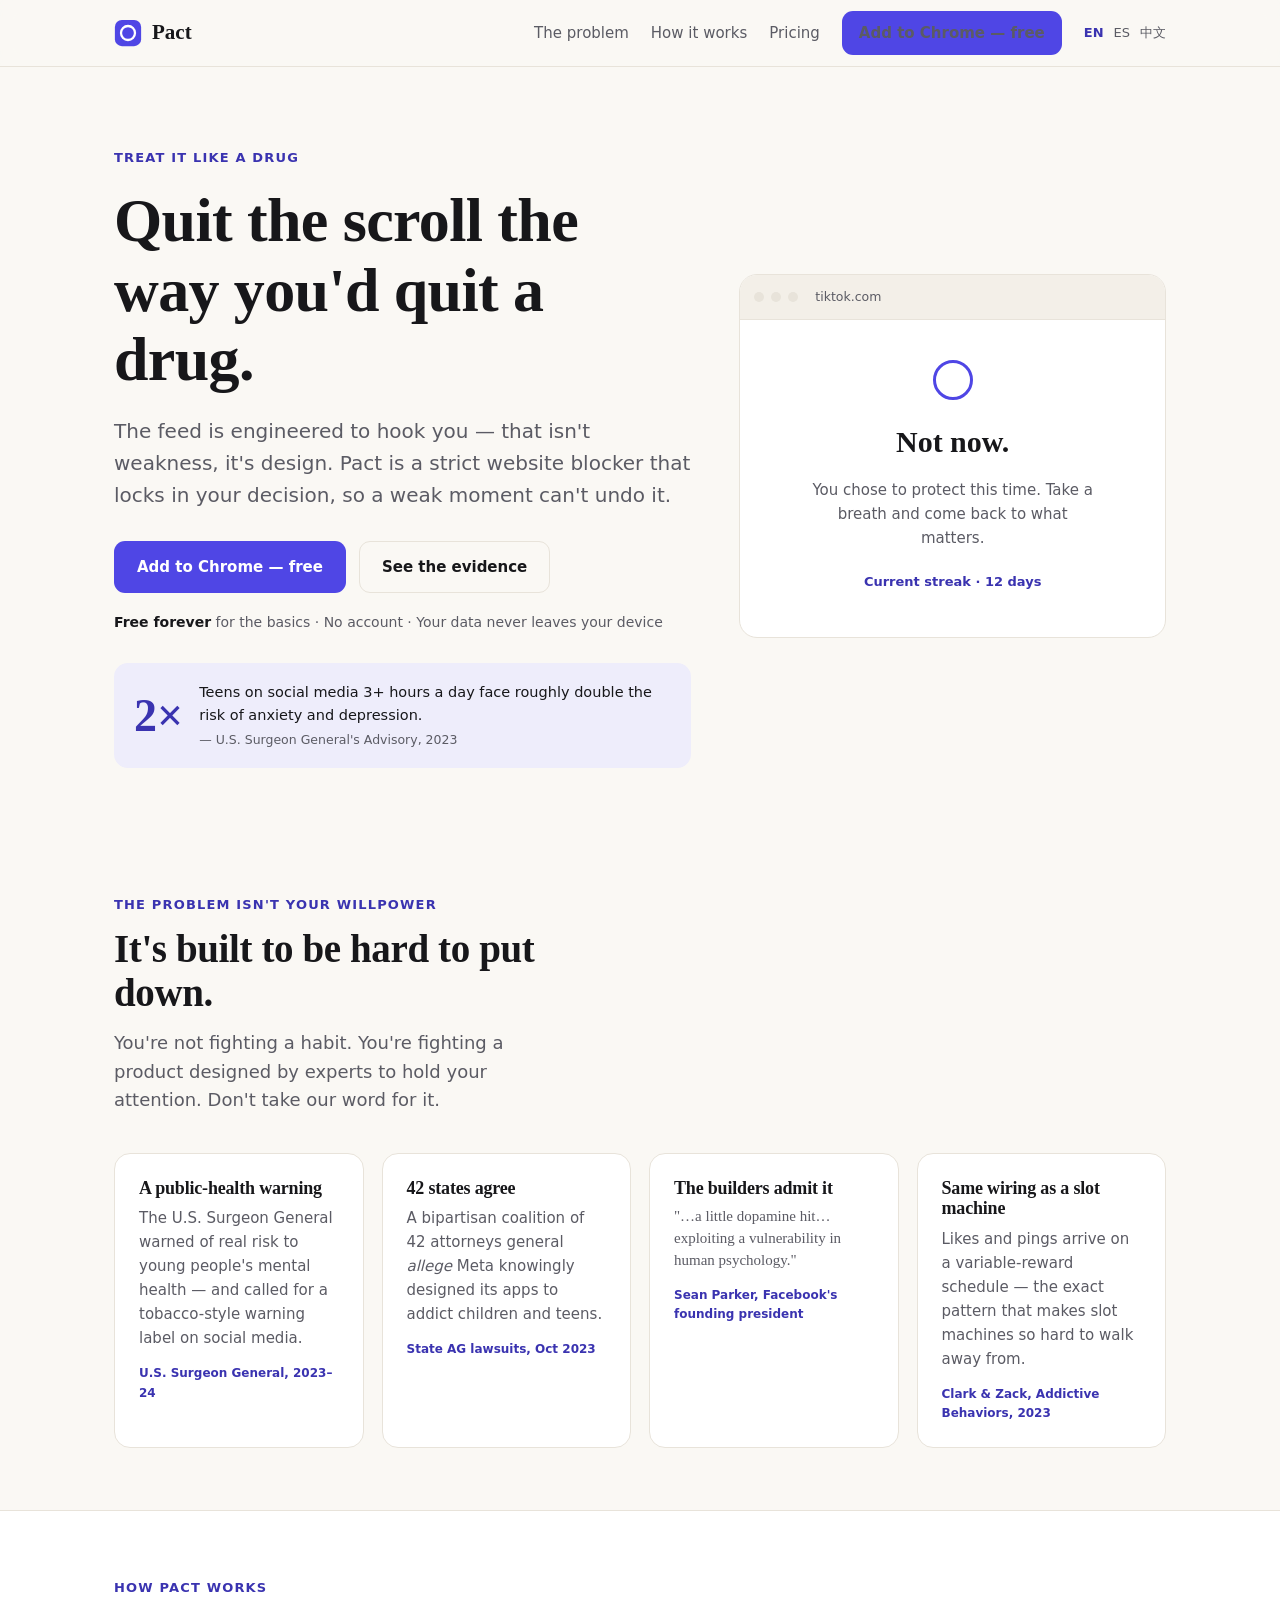
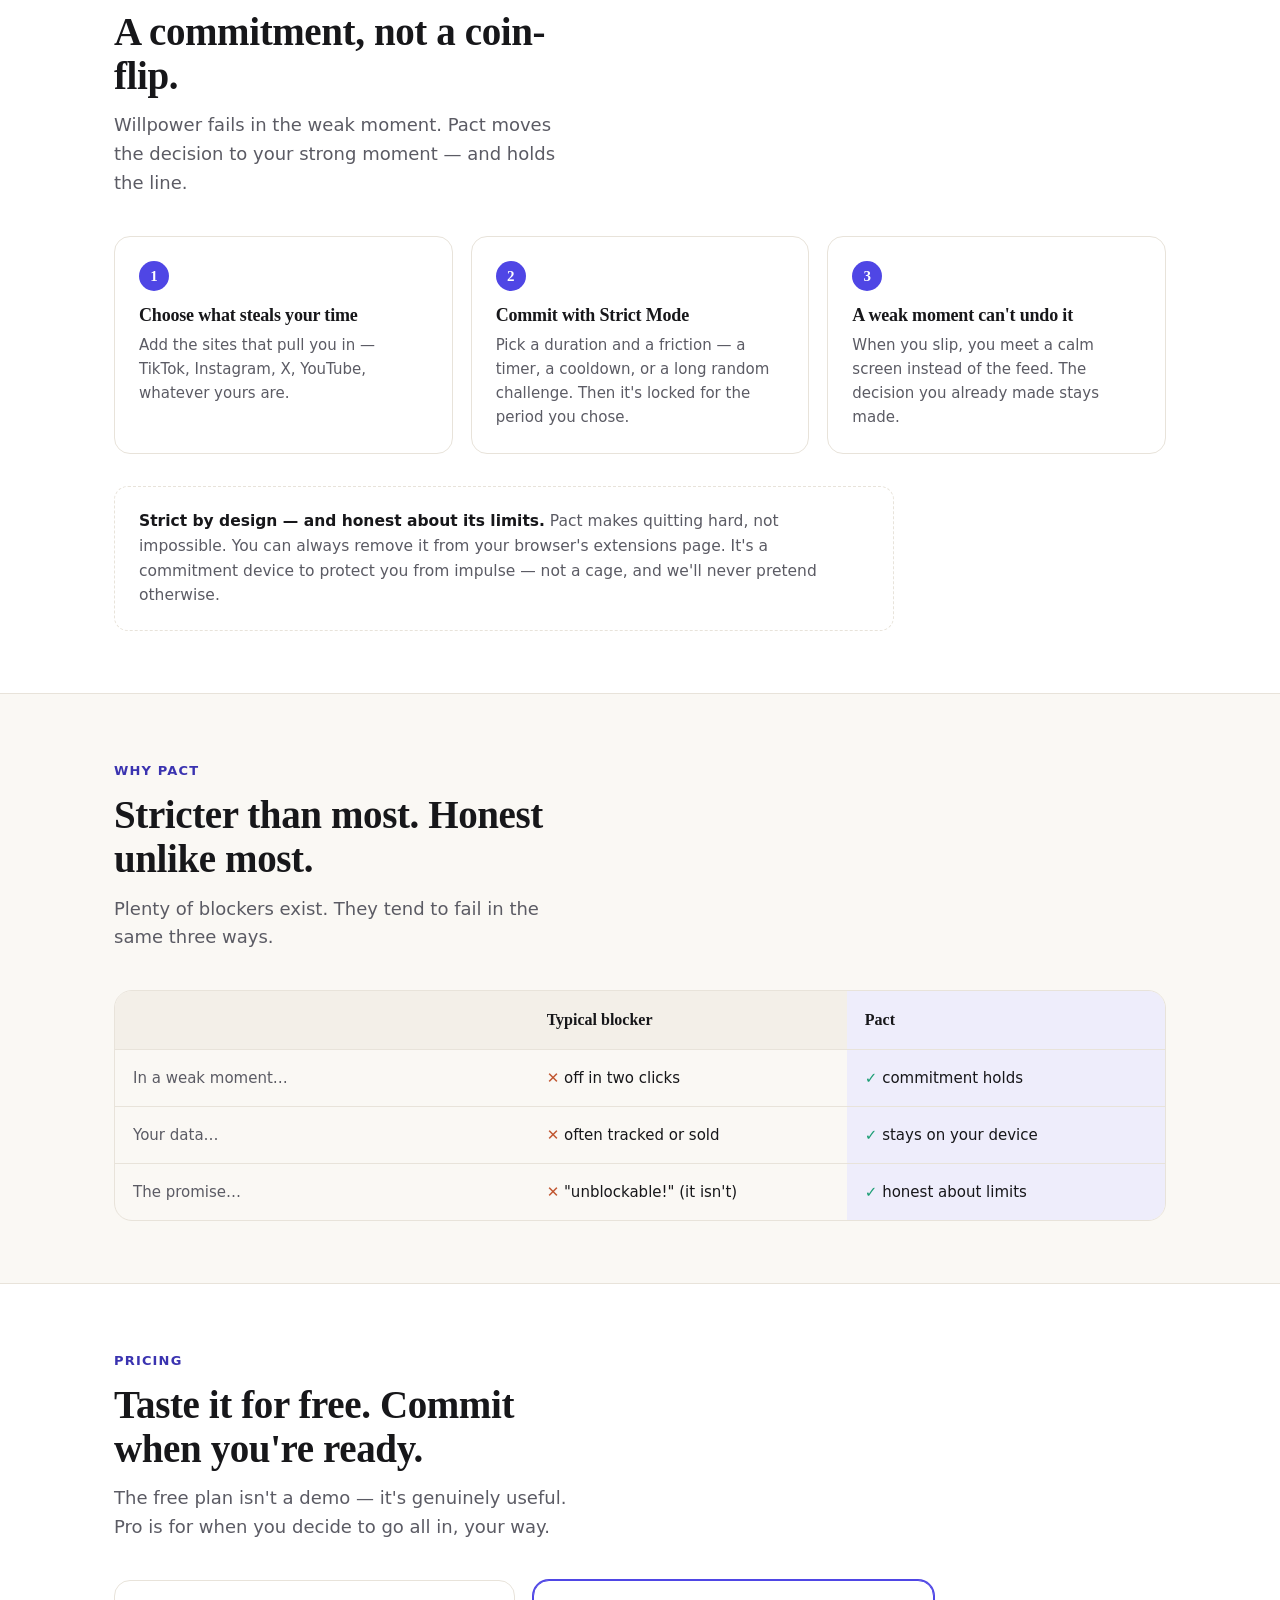
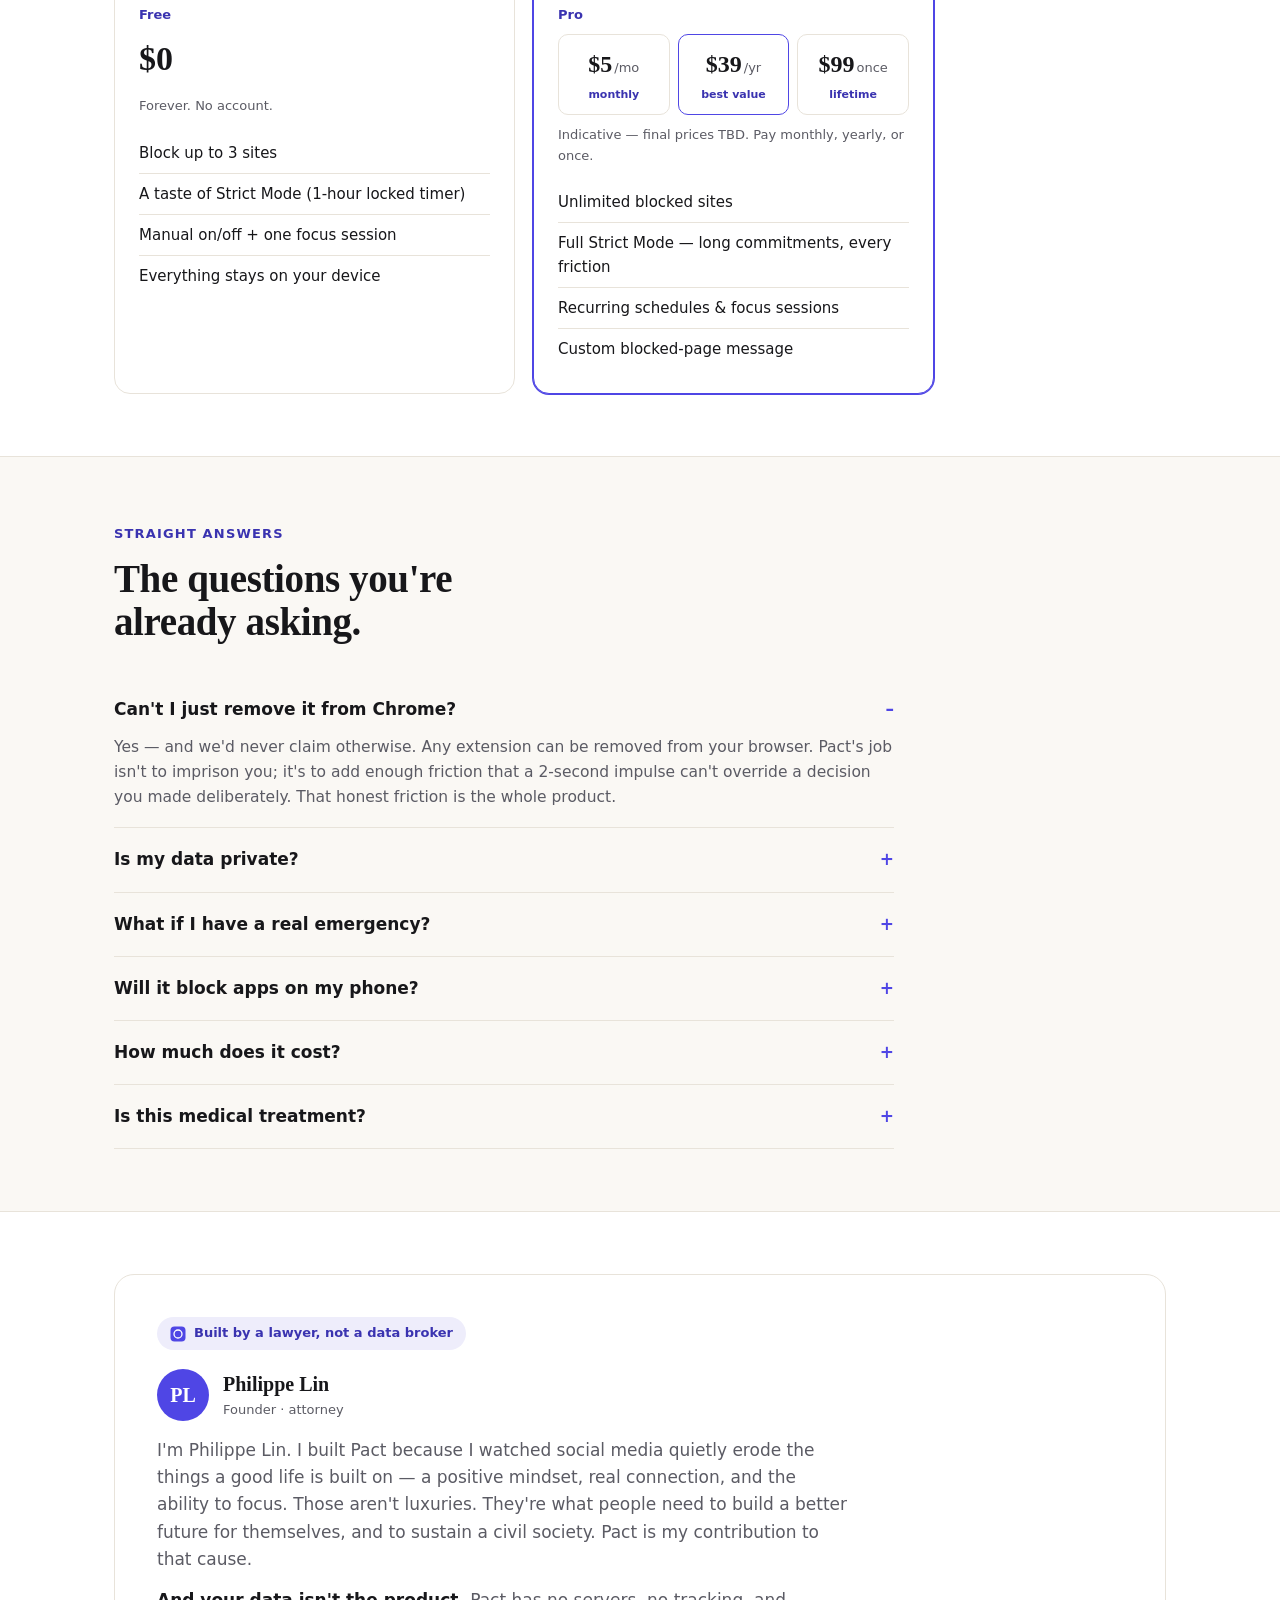
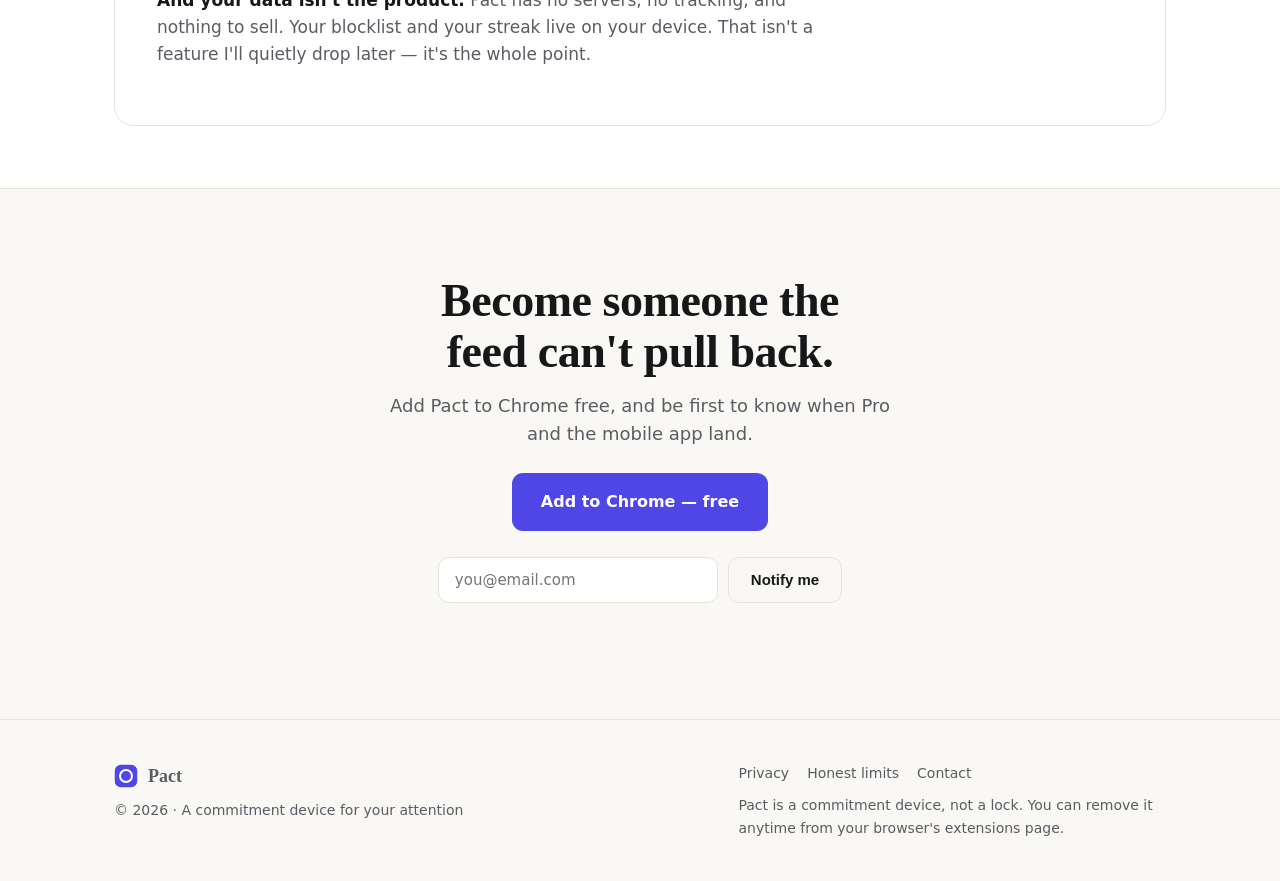
<file: index.html>
<!DOCTYPE html>
<html lang="en">
<head>
<meta charset="utf-8">
<meta name="viewport" content="width=device-width, initial-scale=1">
<title>Pact — quit the scroll like you'd quit a drug</title>
<meta name="description" content="A strict website blocker built as a commitment device. Lock in your decision so a weak moment can't undo it. Built by a lawyer. No servers, nothing to sell.">
<meta property="og:title" content="Pact — quit the scroll like you'd quit a drug">
<meta property="og:description" content="A strict website blocker built as a commitment device. Honest about its limits. Your data never leaves your device.">
<meta property="og:type" content="website">
<meta name="theme-color" content="#4F46E5">
<link rel="icon" href="data:image/svg+xml,%3Csvg xmlns='http://www.w3.org/2000/svg' viewBox='0 0 32 32'%3E%3Crect width='32' height='32' rx='8' fill='%234F46E5'/%3E%3Ccircle cx='16' cy='16' r='8' fill='none' stroke='white' stroke-width='2.6'/%3E%3C/svg%3E">
<link rel="stylesheet" href="style.css">
</head>
<body>
<a href="#get" class="skip">Skip to sign-up</a>

<svg width="0" height="0" style="position:absolute" aria-hidden="true"><symbol id="logo" viewBox="0 0 32 32"><rect x="1" y="1" width="30" height="30" rx="8" fill="var(--accent)"/><circle cx="16" cy="16" r="8" fill="none" stroke="#fff" stroke-width="2.6"/></symbol></svg>

<nav><div class="wrap nav">
  <div class="brand"><svg class="mark" width="28" height="28"><use href="#logo"/></svg>Pact</div>
  <div class="nav-right">
    <div class="nav-links">
      <a class="hide-sm" href="#problem">The problem</a>
      <a class="hide-sm" href="#how">How it works</a>
      <a class="hide-sm" href="#pricing">Pricing</a>
      <a class="btn btn-primary" href="#get" style="padding:9px 16px;">Add to Chrome — free</a>
    </div>
    <span class="lang"><a href="./" class="on">EN</a><a href="es/">ES</a><a href="zh/">中文</a></span>
  </div>
</div></nav>

<header class="hero"><div class="wrap hero-grid">
  <div>
    <span class="kicker">Treat it like a drug</span>
    <h1>Quit the scroll the way you'd quit a drug.</h1>
    <p class="sub">The feed is engineered to hook you — that isn't weakness, it's design. Pact is a
      strict website blocker that locks in your decision, so a weak moment can't undo it.</p>
    <div class="cta">
      <a class="btn btn-primary" href="#get">Add to Chrome — free</a>
      <a class="btn btn-ghost" href="#problem">See the evidence</a>
    </div>
    <p class="trust"><b>Free forever</b> for the basics · No account · Your data never leaves your device</p>
    <div class="stat">
      <div class="big">2×</div>
      <div>
        <div class="cap">Teens on social media 3+ hours a day face roughly double the risk of anxiety and depression.</div>
        <div class="src">— U.S. Surgeon General's Advisory, 2023</div>
      </div>
    </div>
  </div>
  <div class="peek" role="img" aria-label="Preview of the calm screen Pact shows instead of a blocked site">
    <div class="peek-bar"><span class="d"></span><span class="d"></span><span class="d"></span><span class="addr">tiktok.com</span></div>
    <div class="peek-body">
      <div class="peek-ring"></div>
      <p class="peek-h">Not now.</p>
      <p class="peek-p">You chose to protect this time. Take a breath and come back to what matters.</p>
      <div class="peek-streak">Current streak · 12 days</div>
    </div>
  </div>
</div></header>

<section id="problem"><div class="wrap">
  <div class="section-head">
    <span class="kicker">The problem isn't your willpower</span>
    <h2>It's built to be hard to put down.</h2>
    <p>You're not fighting a habit. You're fighting a product designed by experts to hold your attention. Don't take our word for it.</p>
  </div>
  <div class="grid grid-4">
    <div class="card"><h3>A public-health warning</h3>
      <p>The U.S. Surgeon General warned of real risk to young people's mental health — and called for a tobacco-style warning label on social media.</p>
      <span class="src">U.S. Surgeon General, 2023–24</span></div>
    <div class="card"><h3>42 states agree</h3>
      <p>A bipartisan coalition of 42 attorneys general <i>allege</i> Meta knowingly designed its apps to addict children and teens.</p>
      <span class="src">State AG lawsuits, Oct 2023</span></div>
    <div class="card"><h3>The builders admit it</h3>
      <p class="quote">"…a little dopamine hit… exploiting a vulnerability in human psychology."</p>
      <span class="src">Sean Parker, Facebook's founding president</span></div>
    <div class="card"><h3>Same wiring as a slot machine</h3>
      <p>Likes and pings arrive on a variable-reward schedule — the exact pattern that makes slot machines so hard to walk away from.</p>
      <span class="src">Clark &amp; Zack, Addictive Behaviors, 2023</span></div>
  </div>
</div></section>

<section id="how" class="alt"><div class="wrap">
  <div class="section-head">
    <span class="kicker">How Pact works</span>
    <h2>A commitment, not a coin-flip.</h2>
    <p>Willpower fails in the weak moment. Pact moves the decision to your strong moment — and holds the line.</p>
  </div>
  <div class="grid grid-3">
    <div class="card"><div class="step-n">1</div><h3>Choose what steals your time</h3>
      <p>Add the sites that pull you in — TikTok, Instagram, X, YouTube, whatever yours are.</p></div>
    <div class="card"><div class="step-n">2</div><h3>Commit with Strict Mode</h3>
      <p>Pick a duration and a friction — a timer, a cooldown, or a long random challenge. Then it's locked for the period you chose.</p></div>
    <div class="card"><div class="step-n">3</div><h3>A weak moment can't undo it</h3>
      <p>When you slip, you meet a calm screen instead of the feed. The decision you already made stays made.</p></div>
  </div>
  <div class="honest"><b>Strict by design — and honest about its limits.</b> Pact makes quitting hard, not impossible. You can always remove it from your browser's extensions page. It's a commitment device to protect you from impulse — not a cage, and we'll never pretend otherwise.</div>
</div></section>

<section id="why"><div class="wrap">
  <div class="section-head">
    <span class="kicker">Why Pact</span>
    <h2>Stricter than most. Honest unlike most.</h2>
    <p>Plenty of blockers exist. They tend to fail in the same three ways.</p>
  </div>
  <div class="cmp">
    <div class="cmp-row"><div class="cmp-cell h">&nbsp;</div><div class="cmp-cell h">Typical blocker</div><div class="cmp-cell h pact">Pact</div></div>
    <div class="cmp-row"><div class="cmp-cell lbl">In a weak moment…</div><div class="cmp-cell"><span class="no">✕</span> off in two clicks</div><div class="cmp-cell pact"><span class="yes">✓</span> commitment holds</div></div>
    <div class="cmp-row"><div class="cmp-cell lbl">Your data…</div><div class="cmp-cell"><span class="no">✕</span> often tracked or sold</div><div class="cmp-cell pact"><span class="yes">✓</span> stays on your device</div></div>
    <div class="cmp-row"><div class="cmp-cell lbl">The promise…</div><div class="cmp-cell"><span class="no">✕</span> "unblockable!" (it isn't)</div><div class="cmp-cell pact"><span class="yes">✓</span> honest about limits</div></div>
  </div>
</div></section>

<section id="pricing" class="alt"><div class="wrap">
  <div class="section-head">
    <span class="kicker">Pricing</span>
    <h2>Taste it for free. Commit when you're ready.</h2>
    <p>The free plan isn't a demo — it's genuinely useful. Pro is for when you decide to go all in, your way.</p>
  </div>
  <div class="grid grid-2" style="max-width:820px;">
    <div class="card price"><span class="tag">Free</span><div class="amt">$0</div>
      <div class="note">Forever. No account.</div>
      <ul><li>Block up to 3 sites</li><li>A taste of Strict Mode (1-hour locked timer)</li><li>Manual on/off + one focus session</li><li>Everything stays on your device</li></ul></div>
    <div class="card price featured"><span class="tag">Pro</span>
      <div class="price-opts">
        <div class="opt"><span class="opt-amt">$5</span><span class="opt-per">/mo</span><span class="opt-badge">monthly</span></div>
        <div class="opt best"><span class="opt-amt">$39</span><span class="opt-per">/yr</span><span class="opt-badge">best value</span></div>
        <div class="opt"><span class="opt-amt">$99</span><span class="opt-per">once</span><span class="opt-badge">lifetime</span></div>
      </div>
      <div class="note">Indicative — final prices TBD. Pay monthly, yearly, or once.</div>
      <ul><li>Unlimited blocked sites</li><li>Full Strict Mode — long commitments, every friction</li><li>Recurring schedules &amp; focus sessions</li><li>Custom blocked-page message</li></ul></div>
  </div>
</div></section>

<section id="faq"><div class="wrap">
  <div class="section-head"><span class="kicker">Straight answers</span><h2>The questions you're already asking.</h2></div>
  <div class="faq">
    <details open><summary>Can't I just remove it from Chrome?</summary>
      <p>Yes — and we'd never claim otherwise. Any extension can be removed from your browser. Pact's job isn't to imprison you; it's to add enough friction that a 2-second impulse can't override a decision you made deliberately. That honest friction is the whole product.</p></details>
    <details><summary>Is my data private?</summary>
      <p>Completely. Pact has no servers and no tracking. Your blocklist and your streak live on your device. There's nothing to sell, because there's nowhere for it to go.</p></details>
    <details><summary>What if I have a real emergency?</summary>
      <p>You choose your own friction when you commit. A cooldown or a typed challenge lets you get through when you truly need to — deliberately, not on reflex. You're never actually trapped.</p></details>
    <details><summary>Will it block apps on my phone?</summary>
      <p>Not yet. Pact is a Chrome extension today — great for desktop. Real strictness on mobile is the next build, and we'll be honest about what each platform can and can't do.</p></details>
    <details><summary>How much does it cost?</summary>
      <p>The basics are free forever. Pro will be available monthly, yearly, or as a one-time lifetime unlock — final prices aren't set yet. Join the list for founding-member terms.</p></details>
    <details><summary>Is this medical treatment?</summary>
      <p>No. Pact is a focus and commitment tool, not therapy or a medical device, and it doesn't diagnose or treat anything. If you're struggling, please talk to a professional — Pact can sit alongside that, not replace it.</p></details>
  </div>
</div></section>

<section class="alt"><div class="wrap">
  <div class="founder">
    <span class="pill"><svg width="16" height="16"><use href="#logo"/></svg> Built by a lawyer, not a data broker</span>
    <div class="founder-head">
      <div class="avatar">PL</div>
      <div><div class="founder-name">Philippe Lin</div><div class="founder-role">Founder · attorney</div></div>
    </div>
    <p>I'm Philippe Lin. I built Pact because I watched social media quietly erode the things a good
      life is built on — a positive mindset, real connection, and the ability to focus. Those aren't
      luxuries. They're what people need to build a better future for themselves, and to sustain a
      civil society. Pact is my contribution to that cause.</p>
    <p><b>And your data isn't the product.</b> Pact has no servers, no tracking, and nothing to sell.
      Your blocklist and your streak live on your device. That isn't a feature I'll quietly drop
      later — it's the whole point.</p>
  </div>
</div></section>

<section id="get" class="final"><div class="wrap">
  <h2>Become someone the feed can't pull back.</h2>
  <p>Add Pact to Chrome free, and be first to know when Pro and the mobile app land.</p>
  <div class="cta" style="justify-content:center;display:flex;margin-top:24px;">
    <a class="btn btn-primary" href="#" style="padding:15px 28px;font-size:16px;">Add to Chrome — free</a>
  </div>
  <form class="signup" id="signup">
    <input type="email" id="email" placeholder="you@email.com" aria-label="Email address" required>
    <button class="btn btn-ghost" type="submit">Notify me</button>
  </form>
  <div id="signup-msg" role="status"></div>
</div></section>

<footer><div class="wrap foot">
  <div>
    <div class="brand" style="font-size:18px;"><svg class="mark" width="24" height="24"><use href="#logo"/></svg>Pact</div>
    <div style="margin-top:8px;">© <span id="yr">2026</span> · A commitment device for your attention</div>
  </div>
  <div>
    <div><a href="#">Privacy</a><a href="#">Honest limits</a><a href="#">Contact</a></div>
    <div class="hf">Pact is a commitment device, not a lock. You can remove it anytime from your browser's extensions page.</div>
  </div>
</div></footer>

<script>
  document.getElementById('yr').textContent = new Date().getFullYear();
  document.getElementById('signup').addEventListener('submit', function(e){
    e.preventDefault();
    var v = document.getElementById('email').value.trim();
    document.getElementById('signup-msg').textContent = v ? "You're on the list — thanks. (Form isn't wired to a service yet.)" : "";
    document.getElementById('email').value = '';
  });
</script>
</body>
</html>
</file>
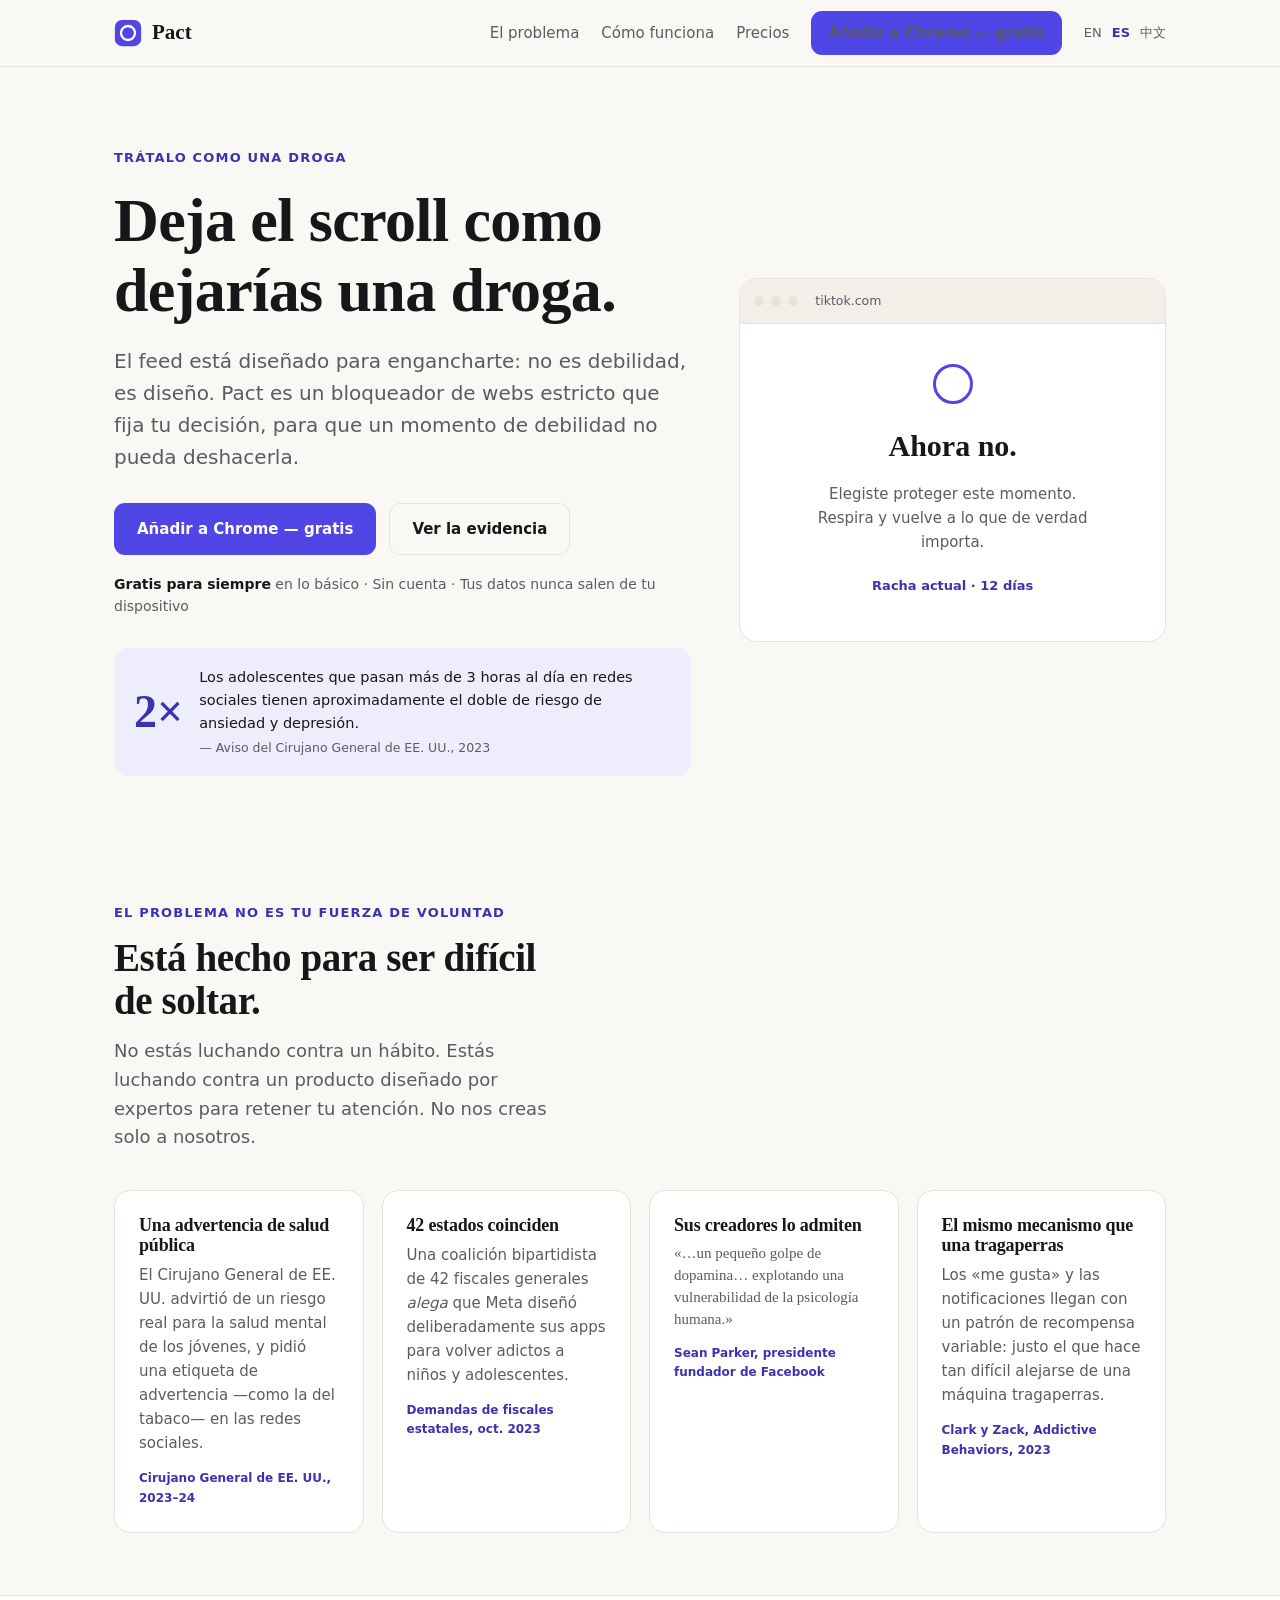
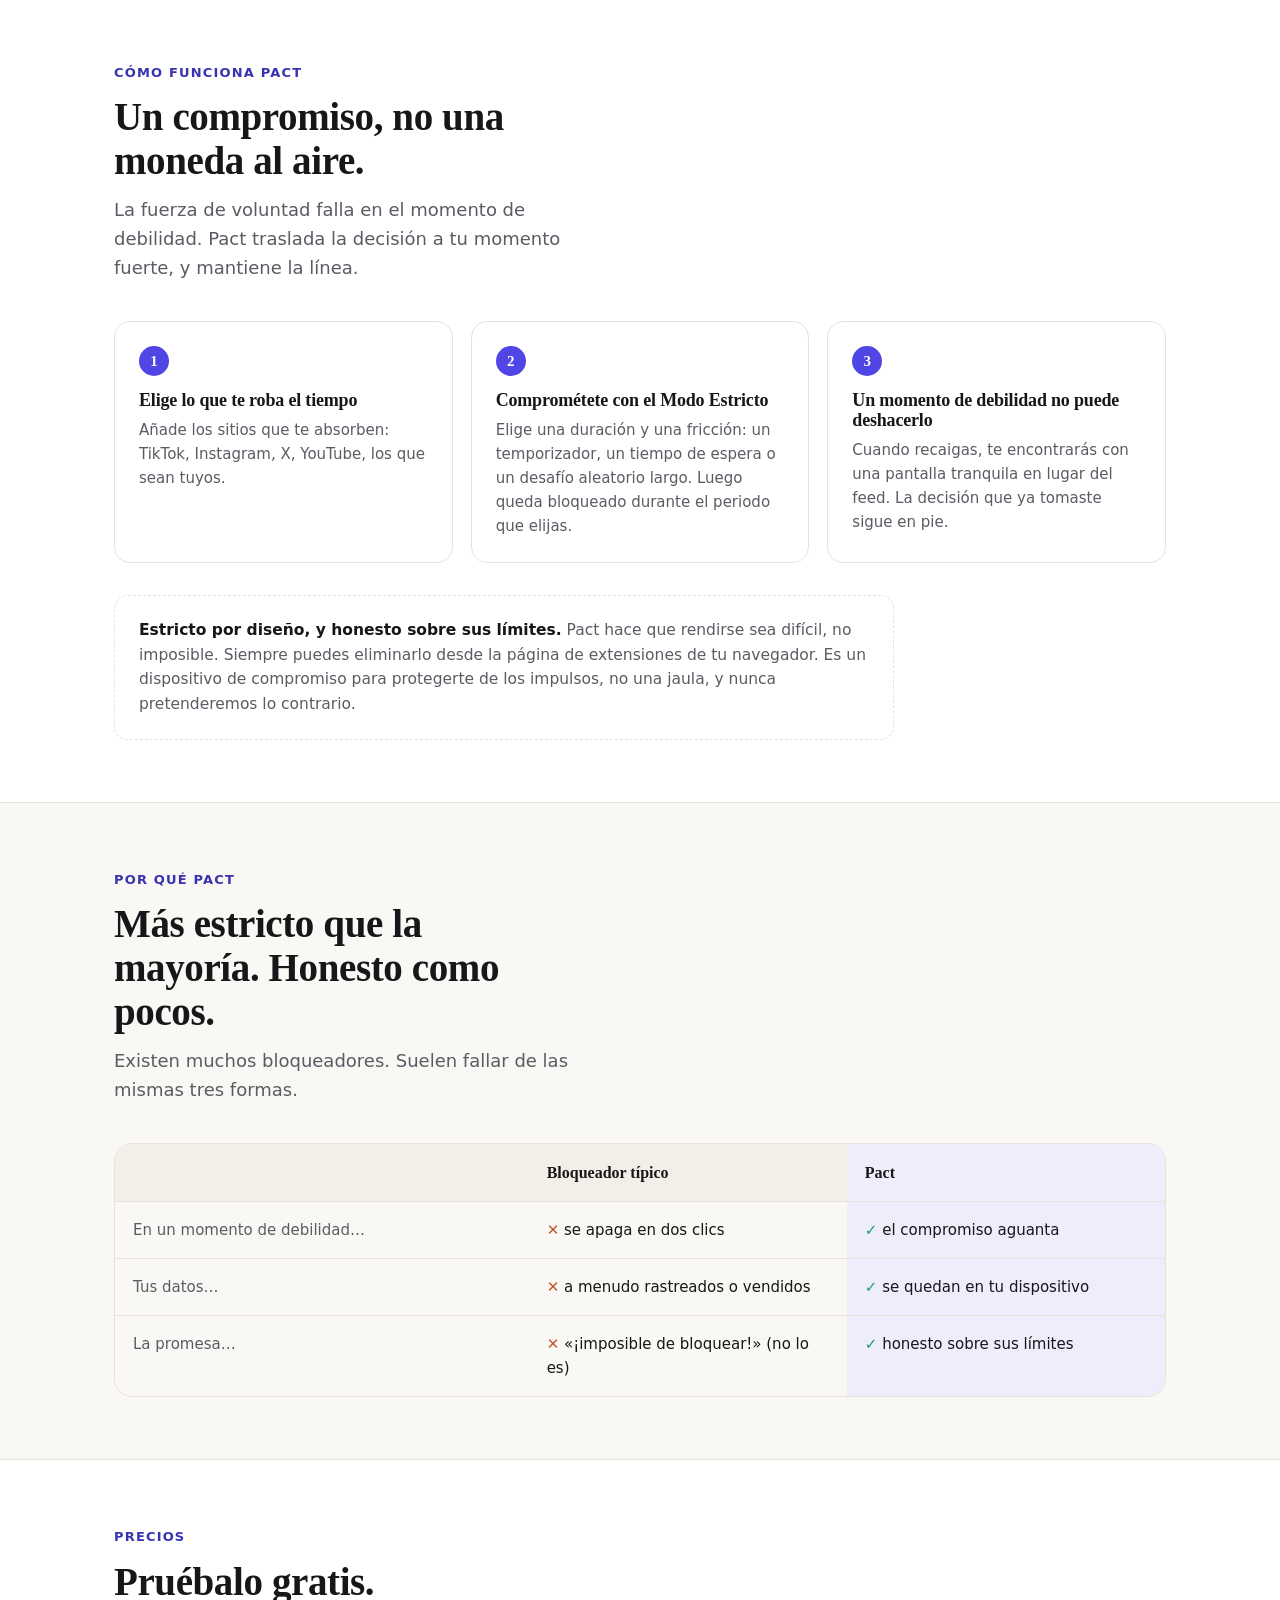
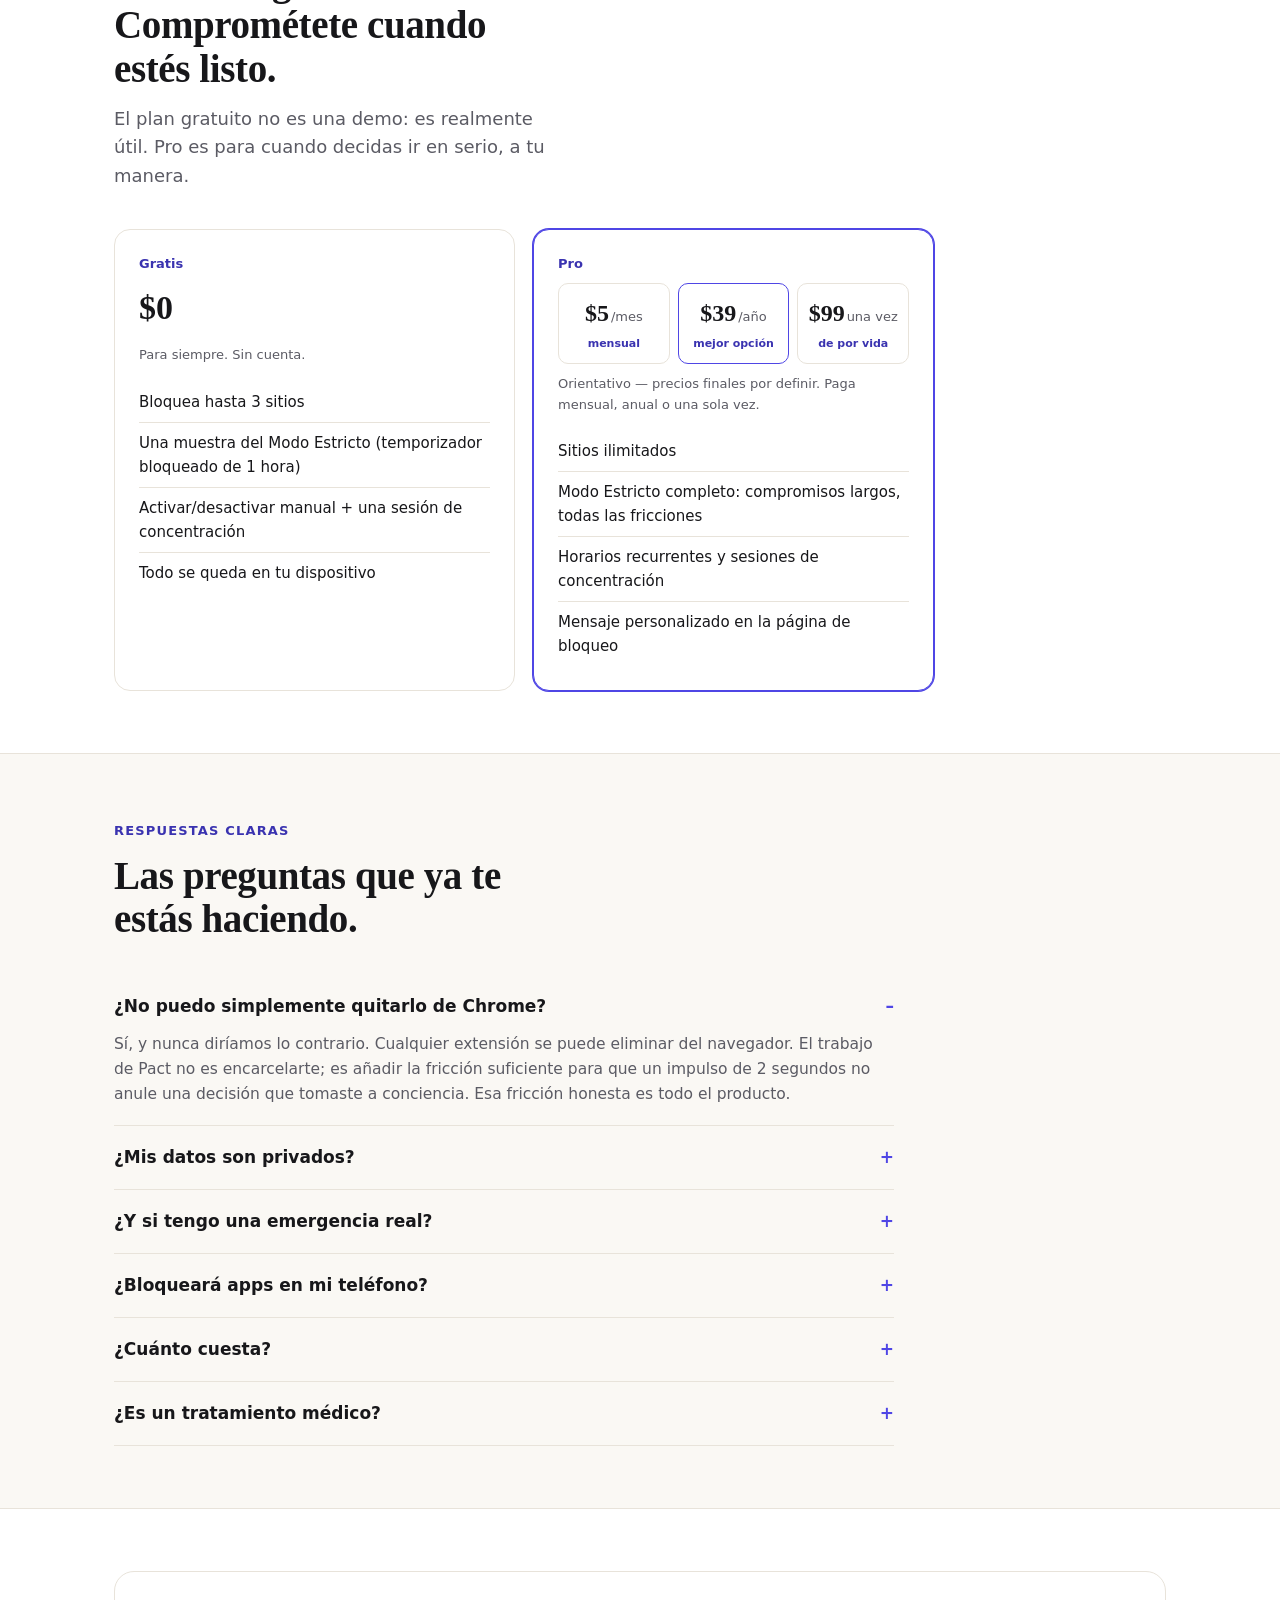
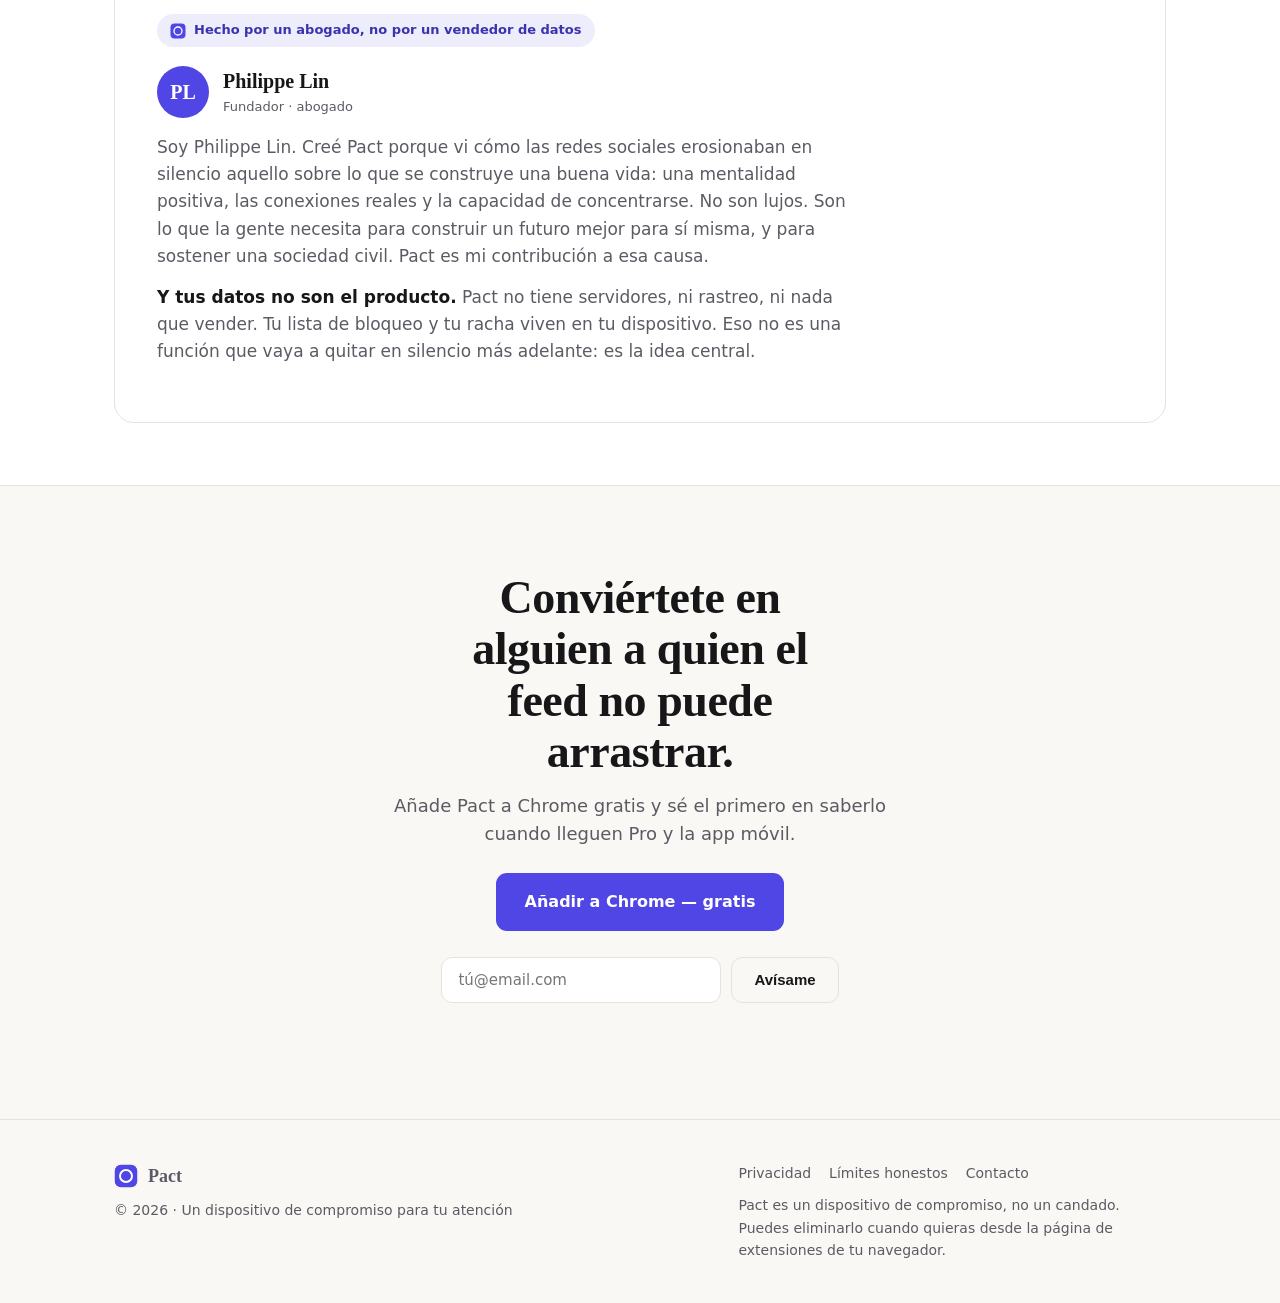
<file: es/index.html>
<!DOCTYPE html>
<html lang="es">
<head>
<meta charset="utf-8">
<meta name="viewport" content="width=device-width, initial-scale=1">
<title>Pact — deja el scroll como dejarías una droga</title>
<meta name="description" content="Un bloqueador de webs estricto, diseñado como un dispositivo de compromiso. Fija tu decisión para que un momento de debilidad no pueda deshacerla. Hecho por un abogado. Sin servidores, nada que vender.">
<meta property="og:title" content="Pact — deja el scroll como dejarías una droga">
<meta property="og:description" content="Un bloqueador de webs estricto, diseñado como un dispositivo de compromiso. Honesto sobre sus límites. Tus datos nunca salen de tu dispositivo.">
<meta property="og:type" content="website">
<meta name="theme-color" content="#4F46E5">
<link rel="icon" href="data:image/svg+xml,%3Csvg xmlns='http://www.w3.org/2000/svg' viewBox='0 0 32 32'%3E%3Crect width='32' height='32' rx='8' fill='%234F46E5'/%3E%3Ccircle cx='16' cy='16' r='8' fill='none' stroke='white' stroke-width='2.6'/%3E%3C/svg%3E">
<link rel="stylesheet" href="../style.css">
</head>
<body>
<a href="#get" class="skip">Saltar al registro</a>

<svg width="0" height="0" style="position:absolute" aria-hidden="true"><symbol id="logo" viewBox="0 0 32 32"><rect x="1" y="1" width="30" height="30" rx="8" fill="var(--accent)"/><circle cx="16" cy="16" r="8" fill="none" stroke="#fff" stroke-width="2.6"/></symbol></svg>

<nav><div class="wrap nav">
  <div class="brand"><svg class="mark" width="28" height="28"><use href="#logo"/></svg>Pact</div>
  <div class="nav-right">
    <div class="nav-links">
      <a class="hide-sm" href="#problem">El problema</a>
      <a class="hide-sm" href="#how">Cómo funciona</a>
      <a class="hide-sm" href="#pricing">Precios</a>
      <a class="btn btn-primary" href="#get" style="padding:9px 16px;">Añadir a Chrome — gratis</a>
    </div>
    <span class="lang"><a href="../">EN</a><a href="./" class="on">ES</a><a href="../zh/">中文</a></span>
  </div>
</div></nav>

<header class="hero"><div class="wrap hero-grid">
  <div>
    <span class="kicker">Trátalo como una droga</span>
    <h1>Deja el scroll como dejarías una droga.</h1>
    <p class="sub">El feed está diseñado para engancharte: no es debilidad, es diseño. Pact es un
      bloqueador de webs estricto que fija tu decisión, para que un momento de debilidad no pueda deshacerla.</p>
    <div class="cta">
      <a class="btn btn-primary" href="#get">Añadir a Chrome — gratis</a>
      <a class="btn btn-ghost" href="#problem">Ver la evidencia</a>
    </div>
    <p class="trust"><b>Gratis para siempre</b> en lo básico · Sin cuenta · Tus datos nunca salen de tu dispositivo</p>
    <div class="stat">
      <div class="big">2×</div>
      <div>
        <div class="cap">Los adolescentes que pasan más de 3 horas al día en redes sociales tienen aproximadamente el doble de riesgo de ansiedad y depresión.</div>
        <div class="src">— Aviso del Cirujano General de EE. UU., 2023</div>
      </div>
    </div>
  </div>
  <div class="peek" role="img" aria-label="Vista previa de la pantalla tranquila que Pact muestra en lugar de un sitio bloqueado">
    <div class="peek-bar"><span class="d"></span><span class="d"></span><span class="d"></span><span class="addr">tiktok.com</span></div>
    <div class="peek-body">
      <div class="peek-ring"></div>
      <p class="peek-h">Ahora no.</p>
      <p class="peek-p">Elegiste proteger este momento. Respira y vuelve a lo que de verdad importa.</p>
      <div class="peek-streak">Racha actual · 12 días</div>
    </div>
  </div>
</div></header>

<section id="problem"><div class="wrap">
  <div class="section-head">
    <span class="kicker">El problema no es tu fuerza de voluntad</span>
    <h2>Está hecho para ser difícil de soltar.</h2>
    <p>No estás luchando contra un hábito. Estás luchando contra un producto diseñado por expertos para retener tu atención. No nos creas solo a nosotros.</p>
  </div>
  <div class="grid grid-4">
    <div class="card"><h3>Una advertencia de salud pública</h3>
      <p>El Cirujano General de EE. UU. advirtió de un riesgo real para la salud mental de los jóvenes, y pidió una etiqueta de advertencia —como la del tabaco— en las redes sociales.</p>
      <span class="src">Cirujano General de EE. UU., 2023–24</span></div>
    <div class="card"><h3>42 estados coinciden</h3>
      <p>Una coalición bipartidista de 42 fiscales generales <i>alega</i> que Meta diseñó deliberadamente sus apps para volver adictos a niños y adolescentes.</p>
      <span class="src">Demandas de fiscales estatales, oct. 2023</span></div>
    <div class="card"><h3>Sus creadores lo admiten</h3>
      <p class="quote">«…un pequeño golpe de dopamina… explotando una vulnerabilidad de la psicología humana.»</p>
      <span class="src">Sean Parker, presidente fundador de Facebook</span></div>
    <div class="card"><h3>El mismo mecanismo que una tragaperras</h3>
      <p>Los «me gusta» y las notificaciones llegan con un patrón de recompensa variable: justo el que hace tan difícil alejarse de una máquina tragaperras.</p>
      <span class="src">Clark y Zack, Addictive Behaviors, 2023</span></div>
  </div>
</div></section>

<section id="how" class="alt"><div class="wrap">
  <div class="section-head">
    <span class="kicker">Cómo funciona Pact</span>
    <h2>Un compromiso, no una moneda al aire.</h2>
    <p>La fuerza de voluntad falla en el momento de debilidad. Pact traslada la decisión a tu momento fuerte, y mantiene la línea.</p>
  </div>
  <div class="grid grid-3">
    <div class="card"><div class="step-n">1</div><h3>Elige lo que te roba el tiempo</h3>
      <p>Añade los sitios que te absorben: TikTok, Instagram, X, YouTube, los que sean tuyos.</p></div>
    <div class="card"><div class="step-n">2</div><h3>Comprométete con el Modo Estricto</h3>
      <p>Elige una duración y una fricción: un temporizador, un tiempo de espera o un desafío aleatorio largo. Luego queda bloqueado durante el periodo que elijas.</p></div>
    <div class="card"><div class="step-n">3</div><h3>Un momento de debilidad no puede deshacerlo</h3>
      <p>Cuando recaigas, te encontrarás con una pantalla tranquila en lugar del feed. La decisión que ya tomaste sigue en pie.</p></div>
  </div>
  <div class="honest"><b>Estricto por diseño, y honesto sobre sus límites.</b> Pact hace que rendirse sea difícil, no imposible. Siempre puedes eliminarlo desde la página de extensiones de tu navegador. Es un dispositivo de compromiso para protegerte de los impulsos, no una jaula, y nunca pretenderemos lo contrario.</div>
</div></section>

<section id="why"><div class="wrap">
  <div class="section-head">
    <span class="kicker">Por qué Pact</span>
    <h2>Más estricto que la mayoría. Honesto como pocos.</h2>
    <p>Existen muchos bloqueadores. Suelen fallar de las mismas tres formas.</p>
  </div>
  <div class="cmp">
    <div class="cmp-row"><div class="cmp-cell h">&nbsp;</div><div class="cmp-cell h">Bloqueador típico</div><div class="cmp-cell h pact">Pact</div></div>
    <div class="cmp-row"><div class="cmp-cell lbl">En un momento de debilidad…</div><div class="cmp-cell"><span class="no">✕</span> se apaga en dos clics</div><div class="cmp-cell pact"><span class="yes">✓</span> el compromiso aguanta</div></div>
    <div class="cmp-row"><div class="cmp-cell lbl">Tus datos…</div><div class="cmp-cell"><span class="no">✕</span> a menudo rastreados o vendidos</div><div class="cmp-cell pact"><span class="yes">✓</span> se quedan en tu dispositivo</div></div>
    <div class="cmp-row"><div class="cmp-cell lbl">La promesa…</div><div class="cmp-cell"><span class="no">✕</span> «¡imposible de bloquear!» (no lo es)</div><div class="cmp-cell pact"><span class="yes">✓</span> honesto sobre sus límites</div></div>
  </div>
</div></section>

<section id="pricing" class="alt"><div class="wrap">
  <div class="section-head">
    <span class="kicker">Precios</span>
    <h2>Pruébalo gratis. Comprométete cuando estés listo.</h2>
    <p>El plan gratuito no es una demo: es realmente útil. Pro es para cuando decidas ir en serio, a tu manera.</p>
  </div>
  <div class="grid grid-2" style="max-width:820px;">
    <div class="card price"><span class="tag">Gratis</span><div class="amt">$0</div>
      <div class="note">Para siempre. Sin cuenta.</div>
      <ul><li>Bloquea hasta 3 sitios</li><li>Una muestra del Modo Estricto (temporizador bloqueado de 1 hora)</li><li>Activar/desactivar manual + una sesión de concentración</li><li>Todo se queda en tu dispositivo</li></ul></div>
    <div class="card price featured"><span class="tag">Pro</span>
      <div class="price-opts">
        <div class="opt"><span class="opt-amt">$5</span><span class="opt-per">/mes</span><span class="opt-badge">mensual</span></div>
        <div class="opt best"><span class="opt-amt">$39</span><span class="opt-per">/año</span><span class="opt-badge">mejor opción</span></div>
        <div class="opt"><span class="opt-amt">$99</span><span class="opt-per">una vez</span><span class="opt-badge">de por vida</span></div>
      </div>
      <div class="note">Orientativo — precios finales por definir. Paga mensual, anual o una sola vez.</div>
      <ul><li>Sitios ilimitados</li><li>Modo Estricto completo: compromisos largos, todas las fricciones</li><li>Horarios recurrentes y sesiones de concentración</li><li>Mensaje personalizado en la página de bloqueo</li></ul></div>
  </div>
</div></section>

<section id="faq"><div class="wrap">
  <div class="section-head"><span class="kicker">Respuestas claras</span><h2>Las preguntas que ya te estás haciendo.</h2></div>
  <div class="faq">
    <details open><summary>¿No puedo simplemente quitarlo de Chrome?</summary>
      <p>Sí, y nunca diríamos lo contrario. Cualquier extensión se puede eliminar del navegador. El trabajo de Pact no es encarcelarte; es añadir la fricción suficiente para que un impulso de 2 segundos no anule una decisión que tomaste a conciencia. Esa fricción honesta es todo el producto.</p></details>
    <details><summary>¿Mis datos son privados?</summary>
      <p>Por completo. Pact no tiene servidores ni rastreo. Tu lista de bloqueo y tu racha viven en tu dispositivo. No hay nada que vender, porque no hay a dónde enviarlo.</p></details>
    <details><summary>¿Y si tengo una emergencia real?</summary>
      <p>Tú eliges tu propia fricción al comprometerte. Un tiempo de espera o un desafío escrito te permiten pasar cuando de verdad lo necesitas: a conciencia, no por reflejo. Nunca estás realmente atrapado.</p></details>
    <details><summary>¿Bloqueará apps en mi teléfono?</summary>
      <p>Todavía no. Hoy Pact es una extensión de Chrome, ideal para el ordenador. La verdadera estrictez en el móvil es lo siguiente que construiremos, y seremos honestos sobre lo que cada plataforma puede y no puede hacer.</p></details>
    <details><summary>¿Cuánto cuesta?</summary>
      <p>Lo básico es gratis para siempre. Pro estará disponible de forma mensual, anual o como desbloqueo único de por vida; los precios finales aún no están fijados. Únete a la lista para condiciones de miembro fundador.</p></details>
    <details><summary>¿Es un tratamiento médico?</summary>
      <p>No. Pact es una herramienta de concentración y compromiso, no terapia ni un dispositivo médico, y no diagnostica ni trata nada. Si lo estás pasando mal, habla con un profesional: Pact puede acompañar ese proceso, no sustituirlo.</p></details>
  </div>
</div></section>

<section class="alt"><div class="wrap">
  <div class="founder">
    <span class="pill"><svg width="16" height="16"><use href="#logo"/></svg> Hecho por un abogado, no por un vendedor de datos</span>
    <div class="founder-head">
      <div class="avatar">PL</div>
      <div><div class="founder-name">Philippe Lin</div><div class="founder-role">Fundador · abogado</div></div>
    </div>
    <p>Soy Philippe Lin. Creé Pact porque vi cómo las redes sociales erosionaban en silencio aquello
      sobre lo que se construye una buena vida: una mentalidad positiva, las conexiones reales y la
      capacidad de concentrarse. No son lujos. Son lo que la gente necesita para construir un futuro
      mejor para sí misma, y para sostener una sociedad civil. Pact es mi contribución a esa causa.</p>
    <p><b>Y tus datos no son el producto.</b> Pact no tiene servidores, ni rastreo, ni nada que vender.
      Tu lista de bloqueo y tu racha viven en tu dispositivo. Eso no es una función que vaya a quitar
      en silencio más adelante: es la idea central.</p>
  </div>
</div></section>

<section id="get" class="final"><div class="wrap">
  <h2>Conviértete en alguien a quien el feed no puede arrastrar.</h2>
  <p>Añade Pact a Chrome gratis y sé el primero en saberlo cuando lleguen Pro y la app móvil.</p>
  <div class="cta" style="justify-content:center;display:flex;margin-top:24px;">
    <a class="btn btn-primary" href="#" style="padding:15px 28px;font-size:16px;">Añadir a Chrome — gratis</a>
  </div>
  <form class="signup" id="signup">
    <input type="email" id="email" placeholder="tú@email.com" aria-label="Correo electrónico" required>
    <button class="btn btn-ghost" type="submit">Avísame</button>
  </form>
  <div id="signup-msg" role="status"></div>
</div></section>

<footer><div class="wrap foot">
  <div>
    <div class="brand" style="font-size:18px;"><svg class="mark" width="24" height="24"><use href="#logo"/></svg>Pact</div>
    <div style="margin-top:8px;">© <span id="yr">2026</span> · Un dispositivo de compromiso para tu atención</div>
  </div>
  <div>
    <div><a href="#">Privacidad</a><a href="#">Límites honestos</a><a href="#">Contacto</a></div>
    <div class="hf">Pact es un dispositivo de compromiso, no un candado. Puedes eliminarlo cuando quieras desde la página de extensiones de tu navegador.</div>
  </div>
</div></footer>

<script>
  document.getElementById('yr').textContent = new Date().getFullYear();
  document.getElementById('signup').addEventListener('submit', function(e){
    e.preventDefault();
    var v = document.getElementById('email').value.trim();
    document.getElementById('signup-msg').textContent = v ? "Estás en la lista, gracias. (El formulario aún no está conectado a un servicio.)" : "";
    document.getElementById('email').value = '';
  });
</script>
</body>
</html>
</file>
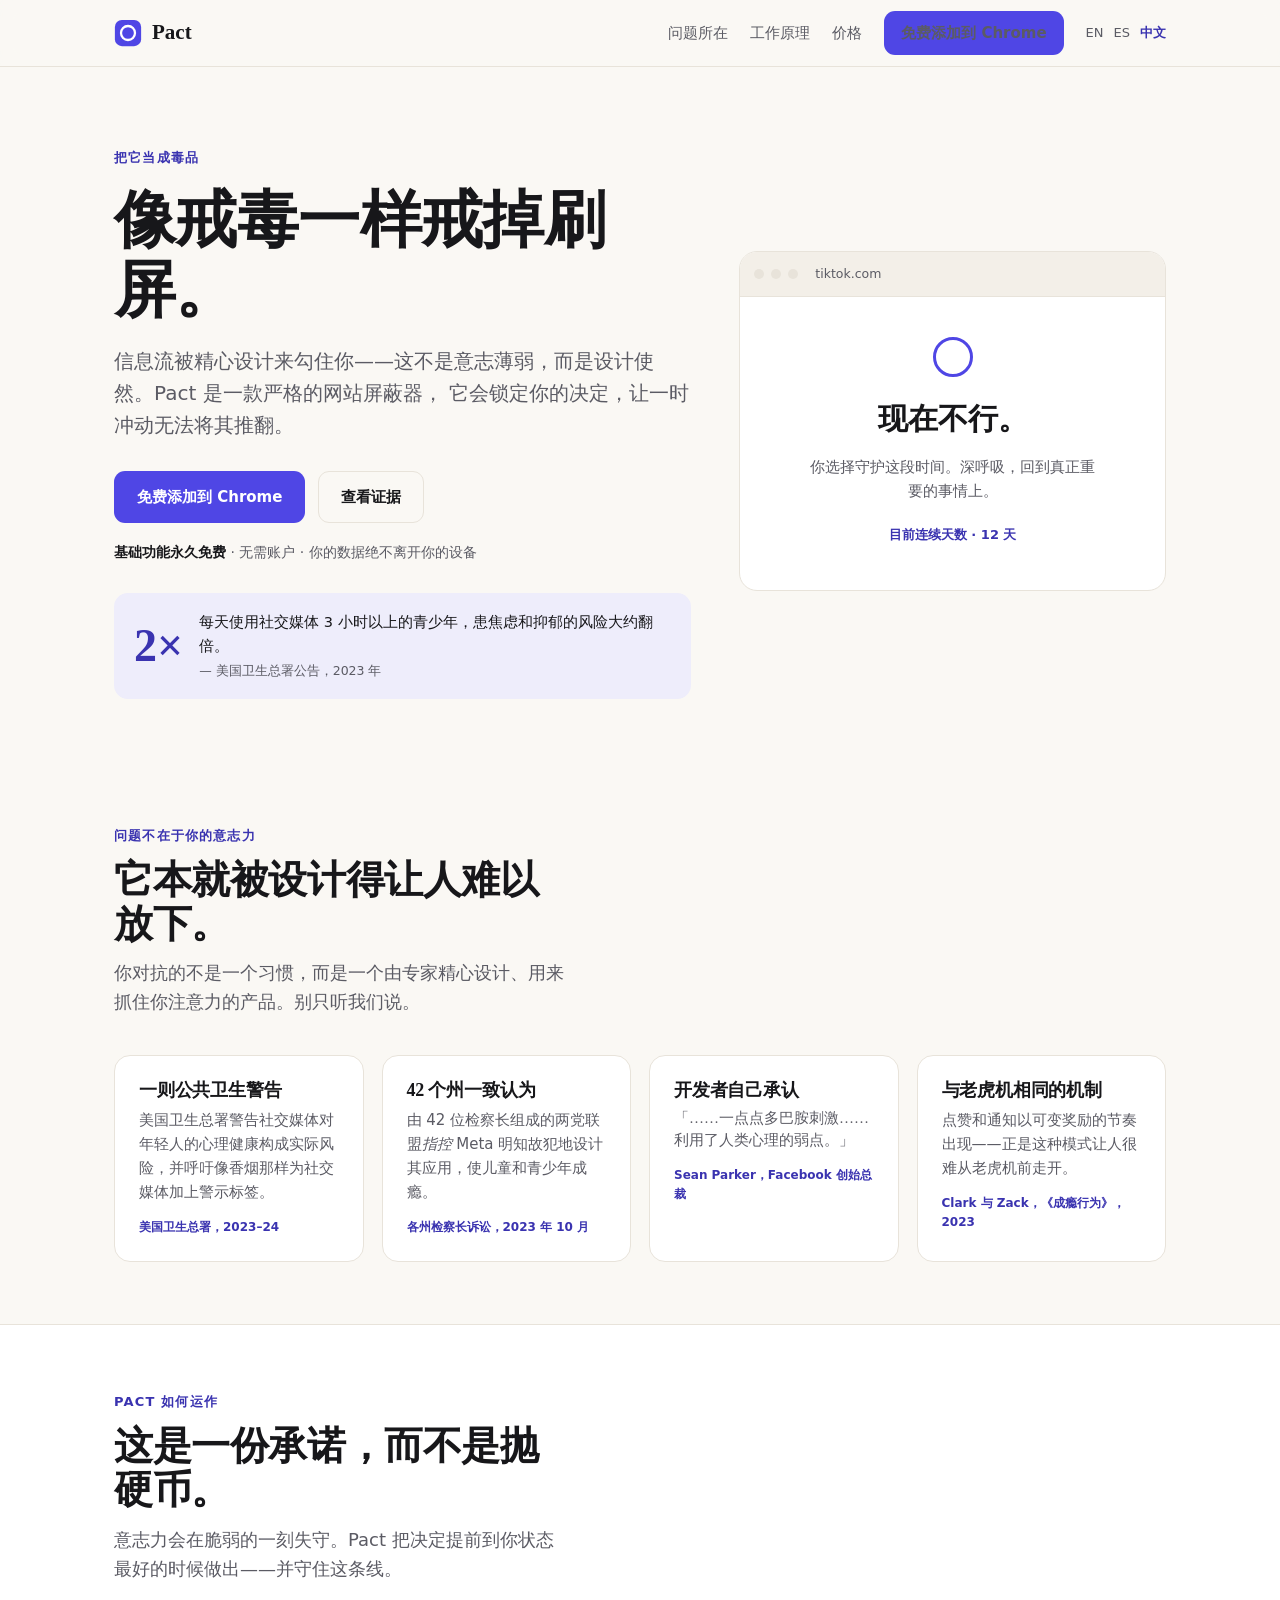
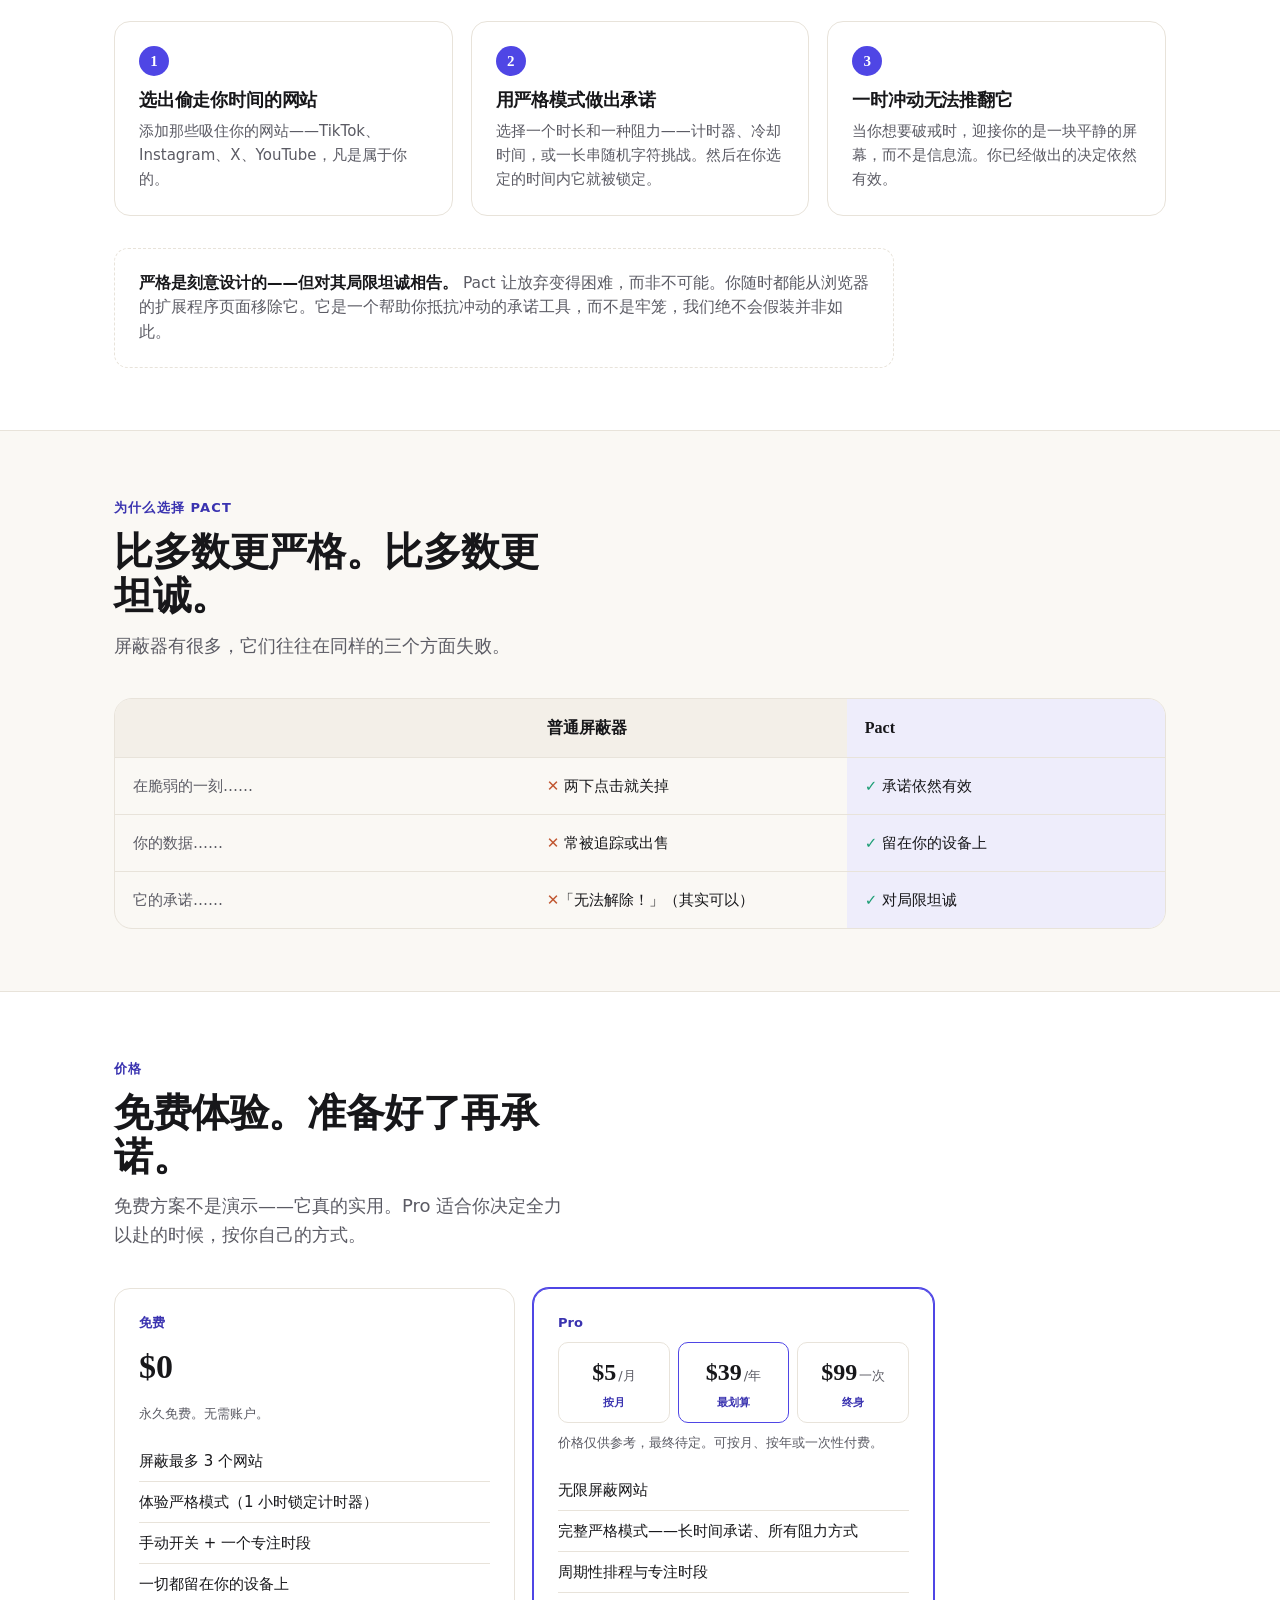
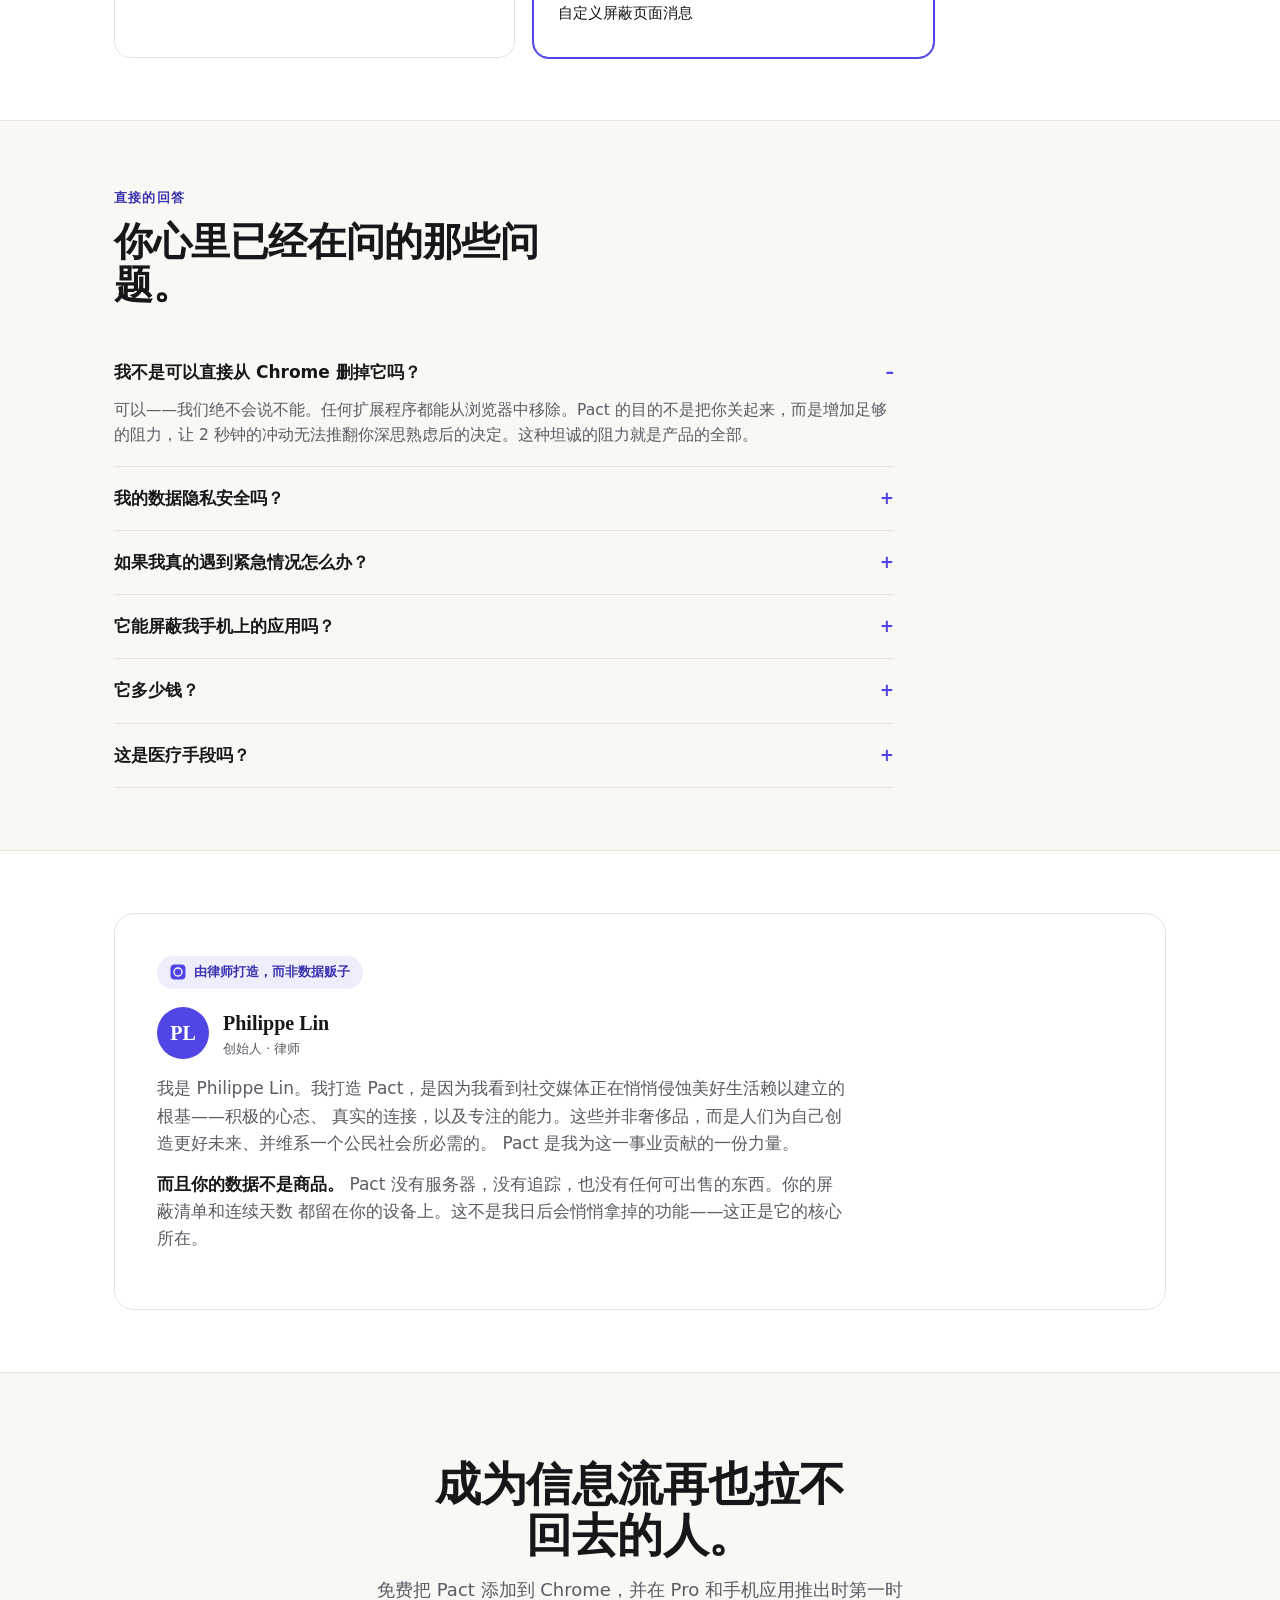
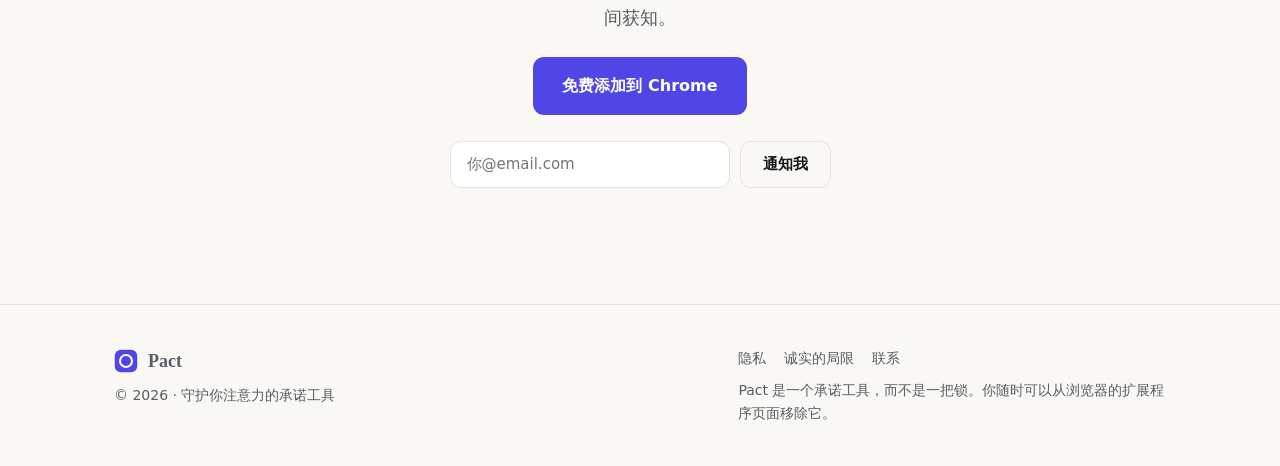
<file: zh/index.html>
<!DOCTYPE html>
<html lang="zh-Hans">
<head>
<meta charset="utf-8">
<meta name="viewport" content="width=device-width, initial-scale=1">
<title>Pact — 像戒毒一样戒掉刷屏</title>
<meta name="description" content="一款严格的网站屏蔽器，作为一种承诺工具而打造。锁定你的决定，让一时冲动无法将其推翻。由律师打造。没有服务器，没有任何可出售的数据。">
<meta property="og:title" content="Pact — 像戒毒一样戒掉刷屏">
<meta property="og:description" content="一款严格的网站屏蔽器，作为承诺工具而打造。对自身局限坦诚相告。你的数据永远不会离开你的设备。">
<meta property="og:type" content="website">
<meta name="theme-color" content="#4F46E5">
<link rel="icon" href="data:image/svg+xml,%3Csvg xmlns='http://www.w3.org/2000/svg' viewBox='0 0 32 32'%3E%3Crect width='32' height='32' rx='8' fill='%234F46E5'/%3E%3Ccircle cx='16' cy='16' r='8' fill='none' stroke='white' stroke-width='2.6'/%3E%3C/svg%3E">
<link rel="stylesheet" href="../style.css">
</head>
<body>
<a href="#get" class="skip">跳到注册</a>

<svg width="0" height="0" style="position:absolute" aria-hidden="true"><symbol id="logo" viewBox="0 0 32 32"><rect x="1" y="1" width="30" height="30" rx="8" fill="var(--accent)"/><circle cx="16" cy="16" r="8" fill="none" stroke="#fff" stroke-width="2.6"/></symbol></svg>

<nav><div class="wrap nav">
  <div class="brand"><svg class="mark" width="28" height="28"><use href="#logo"/></svg>Pact</div>
  <div class="nav-right">
    <div class="nav-links">
      <a class="hide-sm" href="#problem">问题所在</a>
      <a class="hide-sm" href="#how">工作原理</a>
      <a class="hide-sm" href="#pricing">价格</a>
      <a class="btn btn-primary" href="#get" style="padding:9px 16px;">免费添加到 Chrome</a>
    </div>
    <span class="lang"><a href="../">EN</a><a href="../es/">ES</a><a href="./" class="on">中文</a></span>
  </div>
</div></nav>

<header class="hero"><div class="wrap hero-grid">
  <div>
    <span class="kicker">把它当成毒品</span>
    <h1>像戒毒一样戒掉刷屏。</h1>
    <p class="sub">信息流被精心设计来勾住你——这不是意志薄弱，而是设计使然。Pact 是一款严格的网站屏蔽器，
      它会锁定你的决定，让一时冲动无法将其推翻。</p>
    <div class="cta">
      <a class="btn btn-primary" href="#get">免费添加到 Chrome</a>
      <a class="btn btn-ghost" href="#problem">查看证据</a>
    </div>
    <p class="trust"><b>基础功能永久免费</b> · 无需账户 · 你的数据绝不离开你的设备</p>
    <div class="stat">
      <div class="big">2×</div>
      <div>
        <div class="cap">每天使用社交媒体 3 小时以上的青少年，患焦虑和抑郁的风险大约翻倍。</div>
        <div class="src">— 美国卫生总署公告，2023 年</div>
      </div>
    </div>
  </div>
  <div class="peek" role="img" aria-label="Pact 在被屏蔽网站处显示的平静页面预览">
    <div class="peek-bar"><span class="d"></span><span class="d"></span><span class="d"></span><span class="addr">tiktok.com</span></div>
    <div class="peek-body">
      <div class="peek-ring"></div>
      <p class="peek-h">现在不行。</p>
      <p class="peek-p">你选择守护这段时间。深呼吸，回到真正重要的事情上。</p>
      <div class="peek-streak">目前连续天数 · 12 天</div>
    </div>
  </div>
</div></header>

<section id="problem"><div class="wrap">
  <div class="section-head">
    <span class="kicker">问题不在于你的意志力</span>
    <h2>它本就被设计得让人难以放下。</h2>
    <p>你对抗的不是一个习惯，而是一个由专家精心设计、用来抓住你注意力的产品。别只听我们说。</p>
  </div>
  <div class="grid grid-4">
    <div class="card"><h3>一则公共卫生警告</h3>
      <p>美国卫生总署警告社交媒体对年轻人的心理健康构成实际风险，并呼吁像香烟那样为社交媒体加上警示标签。</p>
      <span class="src">美国卫生总署，2023–24</span></div>
    <div class="card"><h3>42 个州一致认为</h3>
      <p>由 42 位检察长组成的两党联盟<i>指控</i> Meta 明知故犯地设计其应用，使儿童和青少年成瘾。</p>
      <span class="src">各州检察长诉讼，2023 年 10 月</span></div>
    <div class="card"><h3>开发者自己承认</h3>
      <p class="quote">「……一点点多巴胺刺激……利用了人类心理的弱点。」</p>
      <span class="src">Sean Parker，Facebook 创始总裁</span></div>
    <div class="card"><h3>与老虎机相同的机制</h3>
      <p>点赞和通知以可变奖励的节奏出现——正是这种模式让人很难从老虎机前走开。</p>
      <span class="src">Clark 与 Zack，《成瘾行为》，2023</span></div>
  </div>
</div></section>

<section id="how" class="alt"><div class="wrap">
  <div class="section-head">
    <span class="kicker">Pact 如何运作</span>
    <h2>这是一份承诺，而不是抛硬币。</h2>
    <p>意志力会在脆弱的一刻失守。Pact 把决定提前到你状态最好的时候做出——并守住这条线。</p>
  </div>
  <div class="grid grid-3">
    <div class="card"><div class="step-n">1</div><h3>选出偷走你时间的网站</h3>
      <p>添加那些吸住你的网站——TikTok、Instagram、X、YouTube，凡是属于你的。</p></div>
    <div class="card"><div class="step-n">2</div><h3>用严格模式做出承诺</h3>
      <p>选择一个时长和一种阻力——计时器、冷却时间，或一长串随机字符挑战。然后在你选定的时间内它就被锁定。</p></div>
    <div class="card"><div class="step-n">3</div><h3>一时冲动无法推翻它</h3>
      <p>当你想要破戒时，迎接你的是一块平静的屏幕，而不是信息流。你已经做出的决定依然有效。</p></div>
  </div>
  <div class="honest"><b>严格是刻意设计的——但对其局限坦诚相告。</b> Pact 让放弃变得困难，而非不可能。你随时都能从浏览器的扩展程序页面移除它。它是一个帮助你抵抗冲动的承诺工具，而不是牢笼，我们绝不会假装并非如此。</div>
</div></section>

<section id="why"><div class="wrap">
  <div class="section-head">
    <span class="kicker">为什么选择 Pact</span>
    <h2>比多数更严格。比多数更坦诚。</h2>
    <p>屏蔽器有很多，它们往往在同样的三个方面失败。</p>
  </div>
  <div class="cmp">
    <div class="cmp-row"><div class="cmp-cell h">&nbsp;</div><div class="cmp-cell h">普通屏蔽器</div><div class="cmp-cell h pact">Pact</div></div>
    <div class="cmp-row"><div class="cmp-cell lbl">在脆弱的一刻……</div><div class="cmp-cell"><span class="no">✕</span> 两下点击就关掉</div><div class="cmp-cell pact"><span class="yes">✓</span> 承诺依然有效</div></div>
    <div class="cmp-row"><div class="cmp-cell lbl">你的数据……</div><div class="cmp-cell"><span class="no">✕</span> 常被追踪或出售</div><div class="cmp-cell pact"><span class="yes">✓</span> 留在你的设备上</div></div>
    <div class="cmp-row"><div class="cmp-cell lbl">它的承诺……</div><div class="cmp-cell"><span class="no">✕</span>「无法解除！」（其实可以）</div><div class="cmp-cell pact"><span class="yes">✓</span> 对局限坦诚</div></div>
  </div>
</div></section>

<section id="pricing" class="alt"><div class="wrap">
  <div class="section-head">
    <span class="kicker">价格</span>
    <h2>免费体验。准备好了再承诺。</h2>
    <p>免费方案不是演示——它真的实用。Pro 适合你决定全力以赴的时候，按你自己的方式。</p>
  </div>
  <div class="grid grid-2" style="max-width:820px;">
    <div class="card price"><span class="tag">免费</span><div class="amt">$0</div>
      <div class="note">永久免费。无需账户。</div>
      <ul><li>屏蔽最多 3 个网站</li><li>体验严格模式（1 小时锁定计时器）</li><li>手动开关 + 一个专注时段</li><li>一切都留在你的设备上</li></ul></div>
    <div class="card price featured"><span class="tag">Pro</span>
      <div class="price-opts">
        <div class="opt"><span class="opt-amt">$5</span><span class="opt-per">/月</span><span class="opt-badge">按月</span></div>
        <div class="opt best"><span class="opt-amt">$39</span><span class="opt-per">/年</span><span class="opt-badge">最划算</span></div>
        <div class="opt"><span class="opt-amt">$99</span><span class="opt-per">一次</span><span class="opt-badge">终身</span></div>
      </div>
      <div class="note">价格仅供参考，最终待定。可按月、按年或一次性付费。</div>
      <ul><li>无限屏蔽网站</li><li>完整严格模式——长时间承诺、所有阻力方式</li><li>周期性排程与专注时段</li><li>自定义屏蔽页面消息</li></ul></div>
  </div>
</div></section>

<section id="faq"><div class="wrap">
  <div class="section-head"><span class="kicker">直接的回答</span><h2>你心里已经在问的那些问题。</h2></div>
  <div class="faq">
    <details open><summary>我不是可以直接从 Chrome 删掉它吗？</summary>
      <p>可以——我们绝不会说不能。任何扩展程序都能从浏览器中移除。Pact 的目的不是把你关起来，而是增加足够的阻力，让 2 秒钟的冲动无法推翻你深思熟虑后的决定。这种坦诚的阻力就是产品的全部。</p></details>
    <details><summary>我的数据隐私安全吗？</summary>
      <p>完全安全。Pact 没有服务器，也不做任何追踪。你的屏蔽清单和连续天数都留在你的设备上。没有什么可出售的，因为它根本无处可去。</p></details>
    <details><summary>如果我真的遇到紧急情况怎么办？</summary>
      <p>做出承诺时，阻力方式由你自己选择。冷却时间或输入挑战能让你在真正需要时通过——是深思熟虑，而非条件反射。你从来不会被真正困住。</p></details>
    <details><summary>它能屏蔽我手机上的应用吗？</summary>
      <p>暂时还不能。Pact 目前是一个 Chrome 扩展程序，很适合在电脑上使用。在手机上实现真正的严格是我们接下来要做的，我们会坦诚说明每个平台能做什么、不能做什么。</p></details>
    <details><summary>它多少钱？</summary>
      <p>基础功能永久免费。Pro 将提供按月、按年或一次性终身解锁，最终价格尚未确定。加入名单可获得创始会员优惠。</p></details>
    <details><summary>这是医疗手段吗？</summary>
      <p>不是。Pact 是一个专注与承诺工具，不是治疗，也不是医疗器械，它不诊断或治疗任何疾病。如果你正经历困扰，请咨询专业人士——Pact 可以作为辅助，而非替代。</p></details>
  </div>
</div></section>

<section class="alt"><div class="wrap">
  <div class="founder">
    <span class="pill"><svg width="16" height="16"><use href="#logo"/></svg> 由律师打造，而非数据贩子</span>
    <div class="founder-head">
      <div class="avatar">PL</div>
      <div><div class="founder-name">Philippe Lin</div><div class="founder-role">创始人 · 律师</div></div>
    </div>
    <p>我是 Philippe Lin。我打造 Pact，是因为我看到社交媒体正在悄悄侵蚀美好生活赖以建立的根基——积极的心态、
      真实的连接，以及专注的能力。这些并非奢侈品，而是人们为自己创造更好未来、并维系一个公民社会所必需的。
      Pact 是我为这一事业贡献的一份力量。</p>
    <p><b>而且你的数据不是商品。</b> Pact 没有服务器，没有追踪，也没有任何可出售的东西。你的屏蔽清单和连续天数
      都留在你的设备上。这不是我日后会悄悄拿掉的功能——这正是它的核心所在。</p>
  </div>
</div></section>

<section id="get" class="final"><div class="wrap">
  <h2>成为信息流再也拉不回去的人。</h2>
  <p>免费把 Pact 添加到 Chrome，并在 Pro 和手机应用推出时第一时间获知。</p>
  <div class="cta" style="justify-content:center;display:flex;margin-top:24px;">
    <a class="btn btn-primary" href="#" style="padding:15px 28px;font-size:16px;">免费添加到 Chrome</a>
  </div>
  <form class="signup" id="signup">
    <input type="email" id="email" placeholder="你@email.com" aria-label="电子邮箱" required>
    <button class="btn btn-ghost" type="submit">通知我</button>
  </form>
  <div id="signup-msg" role="status"></div>
</div></section>

<footer><div class="wrap foot">
  <div>
    <div class="brand" style="font-size:18px;"><svg class="mark" width="24" height="24"><use href="#logo"/></svg>Pact</div>
    <div style="margin-top:8px;">© <span id="yr">2026</span> · 守护你注意力的承诺工具</div>
  </div>
  <div>
    <div><a href="#">隐私</a><a href="#">诚实的局限</a><a href="#">联系</a></div>
    <div class="hf">Pact 是一个承诺工具，而不是一把锁。你随时可以从浏览器的扩展程序页面移除它。</div>
  </div>
</div></footer>

<script>
  document.getElementById('yr').textContent = new Date().getFullYear();
  document.getElementById('signup').addEventListener('submit', function(e){
    e.preventDefault();
    var v = document.getElementById('email').value.trim();
    document.getElementById('signup-msg').textContent = v ? "你已加入名单——谢谢。（表单尚未连接到服务。）" : "";
    document.getElementById('email').value = '';
  });
</script>
</body>
</html>
</file>
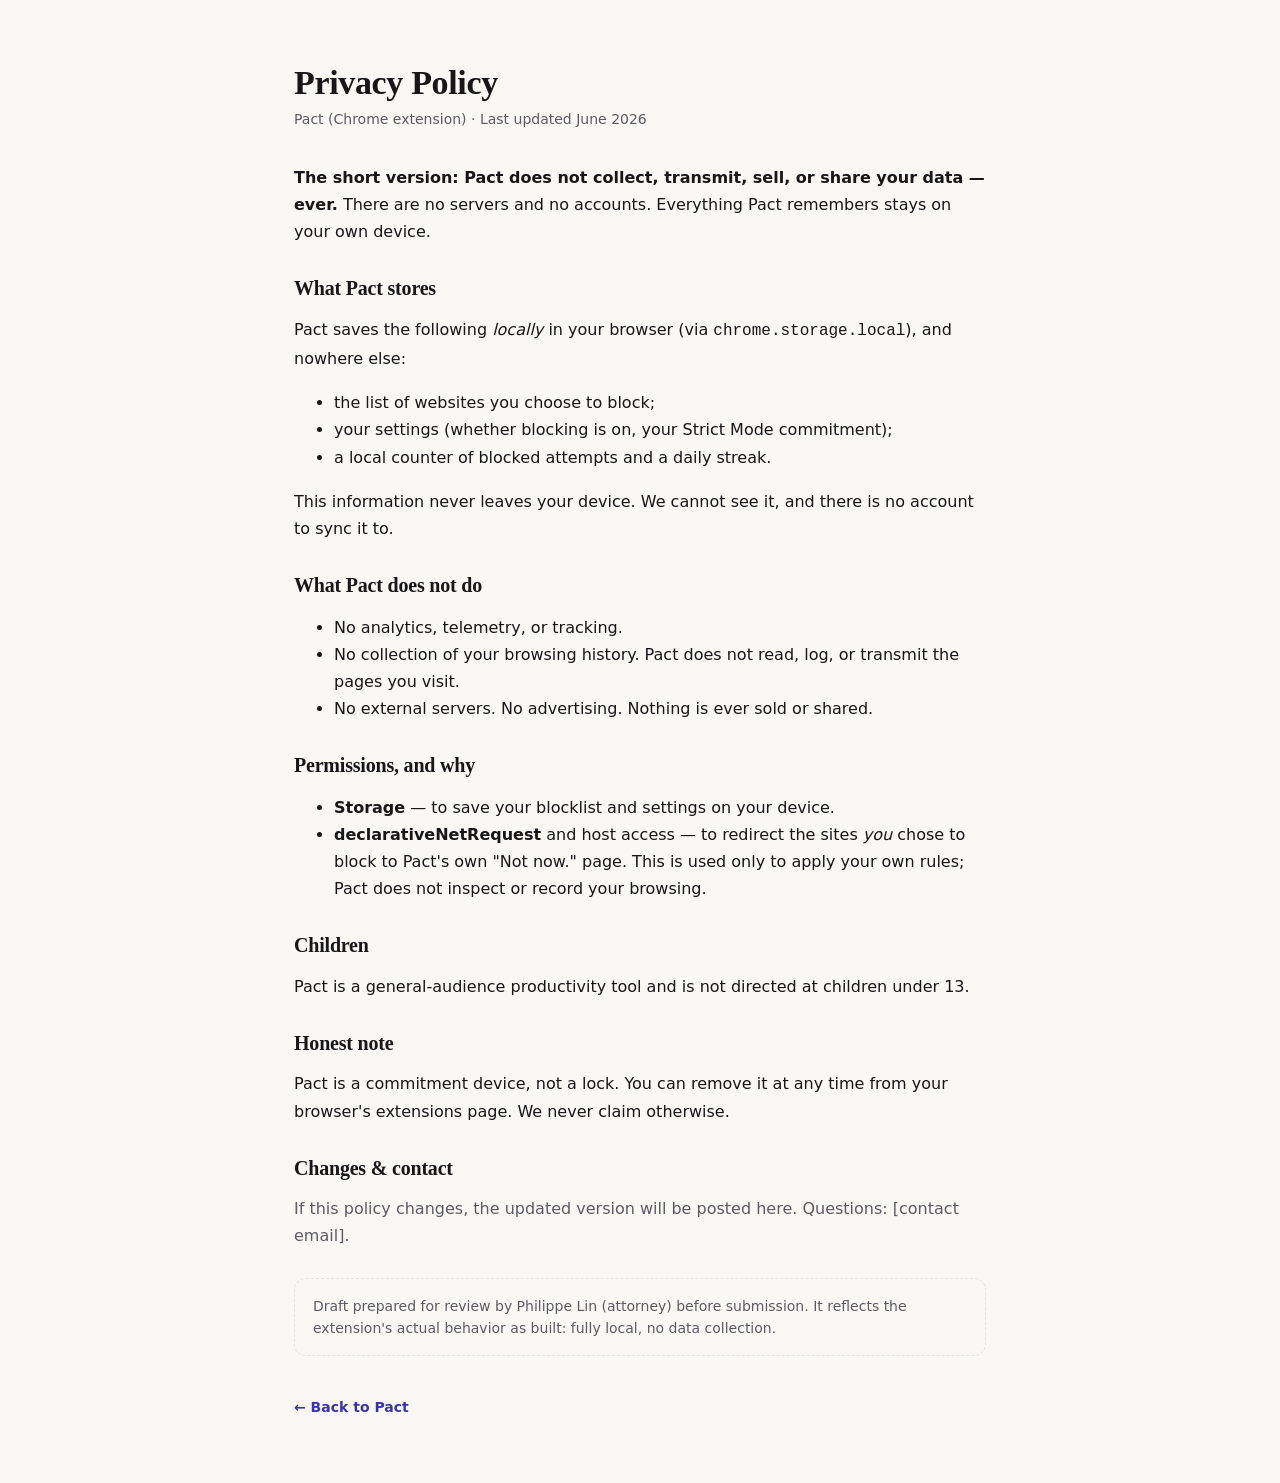
<file: privacy.html>
<!DOCTYPE html>
<html lang="en">
<head>
<meta charset="utf-8">
<meta name="viewport" content="width=device-width, initial-scale=1">
<title>Pact — Privacy Policy</title>
<meta name="theme-color" content="#4F46E5">
<link rel="icon" href="data:image/svg+xml,%3Csvg xmlns='http://www.w3.org/2000/svg' viewBox='0 0 32 32'%3E%3Crect width='32' height='32' rx='8' fill='%234F46E5'/%3E%3Ccircle cx='16' cy='16' r='8' fill='none' stroke='white' stroke-width='2.6'/%3E%3C/svg%3E">
<link rel="stylesheet" href="style.css">
<style>
  .doc{max-width:740px;margin:0 auto;padding:64px 24px;}
  .doc h1{font-size:34px;margin:0 0 6px;}
  .doc .updated{color:var(--muted);font-size:14px;margin:0 0 32px;}
  .doc h2{font-size:20px;margin:32px 0 8px;}
  .doc p,.doc li{font-size:16px;color:var(--ink);line-height:1.7;}
  .doc .muted{color:var(--muted);}
  .doc a.back{display:inline-block;margin-top:40px;font-size:14px;color:var(--accent-ink);text-decoration:none;font-weight:600;}
  .doc .note{margin-top:28px;padding:16px 18px;border:1px dashed var(--line);border-radius:12px;font-size:14px;color:var(--muted);}
</style>
</head>
<body>
<div class="doc">
  <h1>Privacy Policy</h1>
  <p class="updated">Pact (Chrome extension) · Last updated June 2026</p>

  <p><b>The short version: Pact does not collect, transmit, sell, or share your data — ever.</b>
    There are no servers and no accounts. Everything Pact remembers stays on your own device.</p>

  <h2>What Pact stores</h2>
  <p>Pact saves the following <i>locally</i> in your browser (via <code>chrome.storage.local</code>),
    and nowhere else:</p>
  <ul>
    <li>the list of websites you choose to block;</li>
    <li>your settings (whether blocking is on, your Strict Mode commitment);</li>
    <li>a local counter of blocked attempts and a daily streak.</li>
  </ul>
  <p>This information never leaves your device. We cannot see it, and there is no account to sync it to.</p>

  <h2>What Pact does not do</h2>
  <ul>
    <li>No analytics, telemetry, or tracking.</li>
    <li>No collection of your browsing history. Pact does not read, log, or transmit the pages you visit.</li>
    <li>No external servers. No advertising. Nothing is ever sold or shared.</li>
  </ul>

  <h2>Permissions, and why</h2>
  <ul>
    <li><b>Storage</b> — to save your blocklist and settings on your device.</li>
    <li><b>declarativeNetRequest</b> and host access — to redirect the sites <i>you</i> chose to
      block to Pact's own "Not now." page. This is used only to apply your own rules; Pact does not
      inspect or record your browsing.</li>
  </ul>

  <h2>Children</h2>
  <p>Pact is a general-audience productivity tool and is not directed at children under 13.</p>

  <h2>Honest note</h2>
  <p>Pact is a commitment device, not a lock. You can remove it at any time from your browser's
    extensions page. We never claim otherwise.</p>

  <h2>Changes &amp; contact</h2>
  <p class="muted">If this policy changes, the updated version will be posted here. Questions:
    <span id="contact">[contact email]</span>.</p>

  <div class="note">Draft prepared for review by Philippe Lin (attorney) before submission. It
    reflects the extension's actual behavior as built: fully local, no data collection.</div>

  <a class="back" href="./">← Back to Pact</a>
</div>
</body>
</html>
</file>
<file: style.css>
:root{
  --bg:#FAF8F4; --surface:#FFFFFF; --surface-2:#F3EFE8; --ink:#17171A; --muted:#5B5B64;
  --line:#E8E3DA; --accent:#4F46E5; --accent-ink:#3A33B0; --accent-soft:#EEEDFB;
  --ok:#1D9E75; --no:#C0552F; --maxw:1100px;
  --serif:"Charter","Iowan Old Style","Palatino Linotype",Palatino,Georgia,"Times New Roman",serif;
  --sans:-apple-system,BlinkMacSystemFont,"Segoe UI",system-ui,sans-serif;
  color-scheme:light dark;
}
@media (prefers-color-scheme:dark){
  :root{ --bg:#111114; --surface:#1A1A1F; --surface-2:#212128; --ink:#F3F2EF; --muted:#A4A4AD;
    --line:#2A2A31; --accent:#7C75FF; --accent-ink:#C9C5FF; --accent-soft:#1E1B38; --ok:#3FD0A0; --no:#E2895F; }
}
*{box-sizing:border-box;}
html{scroll-behavior:smooth;}
body{margin:0;background:var(--bg);color:var(--ink);font-family:var(--sans);font-size:17px;line-height:1.6;-webkit-font-smoothing:antialiased;}
.wrap{max-width:var(--maxw);margin:0 auto;padding:0 24px;}
h1,h2,h3{font-family:var(--serif);font-weight:600;letter-spacing:-0.01em;line-height:1.12;}
a{color:inherit;}
.skip{position:absolute;left:-999px;}.skip:focus{left:12px;top:12px;background:var(--accent);color:#fff;padding:8px 14px;border-radius:8px;z-index:50;}
.kicker{font-size:13px;letter-spacing:0.09em;text-transform:uppercase;color:var(--accent-ink);font-weight:600;}
.muted{color:var(--muted);}
.btn{display:inline-block;font-size:15px;font-weight:600;border-radius:11px;padding:13px 22px;cursor:pointer;text-decoration:none;border:1px solid transparent;transition:.15s;}
.btn-primary{background:var(--accent);color:#fff;}
.btn-primary:hover{filter:brightness(1.07);}
.btn-ghost{background:transparent;color:var(--ink);border-color:var(--line);}
.btn-ghost:hover{border-color:var(--accent);color:var(--accent-ink);}
:focus-visible{outline:3px solid var(--accent);outline-offset:2px;border-radius:6px;}

.mark{flex:none;border-radius:8px;}
nav{position:sticky;top:0;z-index:10;background:color-mix(in srgb,var(--bg) 86%,transparent);backdrop-filter:saturate(1.3) blur(10px);border-bottom:1px solid var(--line);}
.nav{display:flex;align-items:center;justify-content:space-between;height:66px;gap:16px;}
.brand{display:flex;align-items:center;gap:10px;font-family:var(--serif);font-weight:600;font-size:21px;}
.nav-right{display:flex;align-items:center;gap:22px;}
.nav-links{display:flex;align-items:center;gap:22px;font-size:15px;}
.nav-links a{text-decoration:none;color:var(--muted);}
.nav-links a:hover{color:var(--ink);}
.lang{display:flex;gap:10px;font-size:13px;}
.lang a{text-decoration:none;color:var(--muted);}
.lang a.on{color:var(--accent-ink);font-weight:600;}
@media(max-width:820px){.nav-links .hide-sm{display:none;}}

.hero{padding:76px 0 60px;}
.hero-grid{display:grid;grid-template-columns:1.15fr .85fr;gap:48px;align-items:center;}
@media(max-width:880px){.hero-grid{grid-template-columns:1fr;gap:36px;}}
.hero h1{font-size:clamp(38px,5.4vw,62px);margin:16px 0 0;}
.hero .sub{font-size:20px;max-width:48ch;margin:20px 0 0;color:var(--muted);}
.hero .cta{display:flex;gap:13px;flex-wrap:wrap;margin:30px 0 0;}
.trust{font-size:14px;color:var(--muted);margin:18px 0 0;}
.trust b{color:var(--ink);font-weight:600;}
.stat{display:flex;gap:16px;align-items:center;margin:30px 0 0;padding:18px 20px;background:var(--accent-soft);border-radius:14px;}
.stat .big{font-family:var(--serif);font-size:46px;font-weight:600;color:var(--accent-ink);line-height:1;}
.stat .cap{font-size:14.5px;color:var(--ink);}
.stat .src{font-size:12.5px;color:var(--muted);margin-top:3px;}

.peek{background:var(--surface);border:1px solid var(--line);border-radius:18px;overflow:hidden;}
.peek-bar{display:flex;align-items:center;gap:7px;padding:12px 14px;border-bottom:1px solid var(--line);background:var(--surface-2);}
.peek-bar .d{width:10px;height:10px;border-radius:50%;background:var(--line);}
.peek-bar .addr{margin-left:10px;font-size:12.5px;color:var(--muted);}
.peek-body{padding:40px 30px 44px;text-align:center;}
.peek-ring{width:40px;height:40px;border-radius:50%;border:3px solid var(--accent);margin:0 auto 18px;}
.peek-h{font-family:var(--serif);font-size:30px;font-weight:600;margin:0;}
.peek-p{font-size:15px;color:var(--muted);max-width:30ch;margin:12px auto 0;}
.peek-streak{margin-top:22px;font-size:13px;color:var(--accent-ink);font-weight:600;}

section{padding:62px 0;}
.section-head{max-width:42ch;}
.section-head h2{font-size:clamp(27px,3.4vw,39px);margin:10px 0 0;}
.section-head p{font-size:18px;color:var(--muted);margin:14px 0 0;}
.alt{background:var(--surface);border-top:1px solid var(--line);border-bottom:1px solid var(--line);}

.grid{display:grid;gap:18px;margin-top:38px;}
.grid-4{grid-template-columns:repeat(4,1fr);}
.grid-3{grid-template-columns:repeat(3,1fr);}
.grid-2{grid-template-columns:repeat(2,1fr);}
@media(max-width:920px){.grid-4,.grid-3{grid-template-columns:repeat(2,1fr);}}
@media(max-width:620px){.grid-4,.grid-3,.grid-2{grid-template-columns:1fr;}}

.card{background:var(--surface);border:1px solid var(--line);border-radius:16px;padding:24px;}
.card h3{font-size:18px;margin:0 0 8px;}
.card p{font-size:15px;color:var(--muted);margin:0;}
.card .src{display:block;font-size:12px;color:var(--accent-ink);margin-top:14px;font-weight:600;}
.quote{font-family:var(--serif);font-size:18px;line-height:1.45;color:var(--ink);}
.step-n{font-family:var(--serif);font-size:15px;font-weight:600;color:#fff;background:var(--accent);width:30px;height:30px;border-radius:50%;display:flex;align-items:center;justify-content:center;margin-bottom:14px;}
.honest{margin-top:32px;padding:22px 24px;border:1px dashed var(--line);border-radius:14px;font-size:15.5px;color:var(--muted);max-width:780px;}
.honest b{color:var(--ink);font-weight:600;}

.cmp{margin-top:38px;border:1px solid var(--line);border-radius:18px;overflow:hidden;}
.cmp-row{display:grid;grid-template-columns:1.3fr 1fr 1fr;}
.cmp-row+.cmp-row{border-top:1px solid var(--line);}
.cmp-cell{padding:16px 18px;font-size:15px;}
.cmp-cell.h{font-weight:600;font-family:var(--serif);font-size:16px;background:var(--surface-2);}
.cmp-cell.pact{background:var(--accent-soft);}
.cmp .lbl{color:var(--muted);}
.yes{color:var(--ok);font-weight:600;} .no{color:var(--no);font-weight:600;}
@media(max-width:620px){.cmp-cell{padding:12px 12px;font-size:13.5px;}}

.price{display:flex;flex-direction:column;}
.price.featured{border-color:var(--accent);box-shadow:0 0 0 1px var(--accent);}
.price .tag{font-size:13px;font-weight:600;color:var(--accent-ink);}
.price .amt{font-family:var(--serif);font-size:34px;font-weight:600;margin:6px 0 2px;}
.price ul{list-style:none;padding:0;margin:16px 0 0;font-size:15px;}
.price li{padding:8px 0;border-top:1px solid var(--line);color:var(--ink);}
.price li:first-child{border-top:none;}
.price .note{font-size:13px;color:var(--muted);margin-top:8px;}
.price-opts{display:flex;gap:8px;flex-wrap:wrap;margin:8px 0 2px;}
.opt{flex:1;min-width:90px;border:1px solid var(--line);border-radius:10px;padding:10px;text-align:center;position:relative;}
.opt.best{border-color:var(--accent);}
.opt-amt{font-family:var(--serif);font-size:24px;font-weight:600;}
.opt-per{font-size:13px;color:var(--muted);margin-left:2px;}
.opt-badge{display:block;font-size:11px;color:var(--accent-ink);font-weight:600;margin-top:3px;}

.founder{background:var(--surface);border:1px solid var(--line);border-radius:20px;padding:42px;}
.founder .pill{display:inline-flex;gap:8px;align-items:center;font-size:13px;font-weight:600;color:var(--accent-ink);background:var(--accent-soft);padding:6px 13px;border-radius:999px;}
.founder-head{display:flex;align-items:center;gap:14px;margin:18px 0 16px;}
.avatar{width:52px;height:52px;border-radius:50%;background:var(--accent);color:#fff;display:flex;align-items:center;justify-content:center;font-family:var(--serif);font-size:20px;font-weight:600;flex:none;}
.founder-name{font-family:var(--serif);font-size:20px;font-weight:600;}
.founder-role{font-size:13px;color:var(--muted);}
.founder p{font-size:17px;color:var(--muted);max-width:64ch;margin:0 0 14px;}
.founder p b{color:var(--ink);font-weight:600;}

.final{text-align:center;padding:86px 0;}
.final h2{font-size:clamp(30px,4vw,46px);margin:0 auto;max-width:18ch;}
.final p{font-size:18px;color:var(--muted);margin:14px auto 0;max-width:46ch;}
form.signup{display:flex;gap:10px;justify-content:center;flex-wrap:wrap;margin:26px 0 0;}
form.signup input{font-size:15px;padding:13px 16px;border-radius:11px;border:1px solid var(--line);background:var(--surface);color:var(--ink);min-width:280px;font-family:var(--sans);}
#signup-msg{font-size:14px;color:var(--accent-ink);margin-top:12px;min-height:18px;font-weight:600;}

footer{border-top:1px solid var(--line);padding:42px 0;font-size:14px;color:var(--muted);}
.foot{display:flex;justify-content:space-between;gap:24px;flex-wrap:wrap;}
.foot a{color:var(--muted);text-decoration:none;margin-right:18px;}
.foot a:hover{color:var(--ink);}
.foot .hf{max-width:48ch;margin-top:10px;}
.faq{max-width:780px;margin-top:34px;}
details{border-bottom:1px solid var(--line);padding:18px 0;}
summary{font-size:17px;font-weight:600;cursor:pointer;list-style:none;display:flex;justify-content:space-between;gap:16px;}
summary::-webkit-details-marker{display:none;}
summary::after{content:"+";color:var(--accent);font-weight:600;}
details[open] summary::after{content:"–";}
details p{font-size:15.5px;color:var(--muted);margin:12px 0 0;}
</file>
